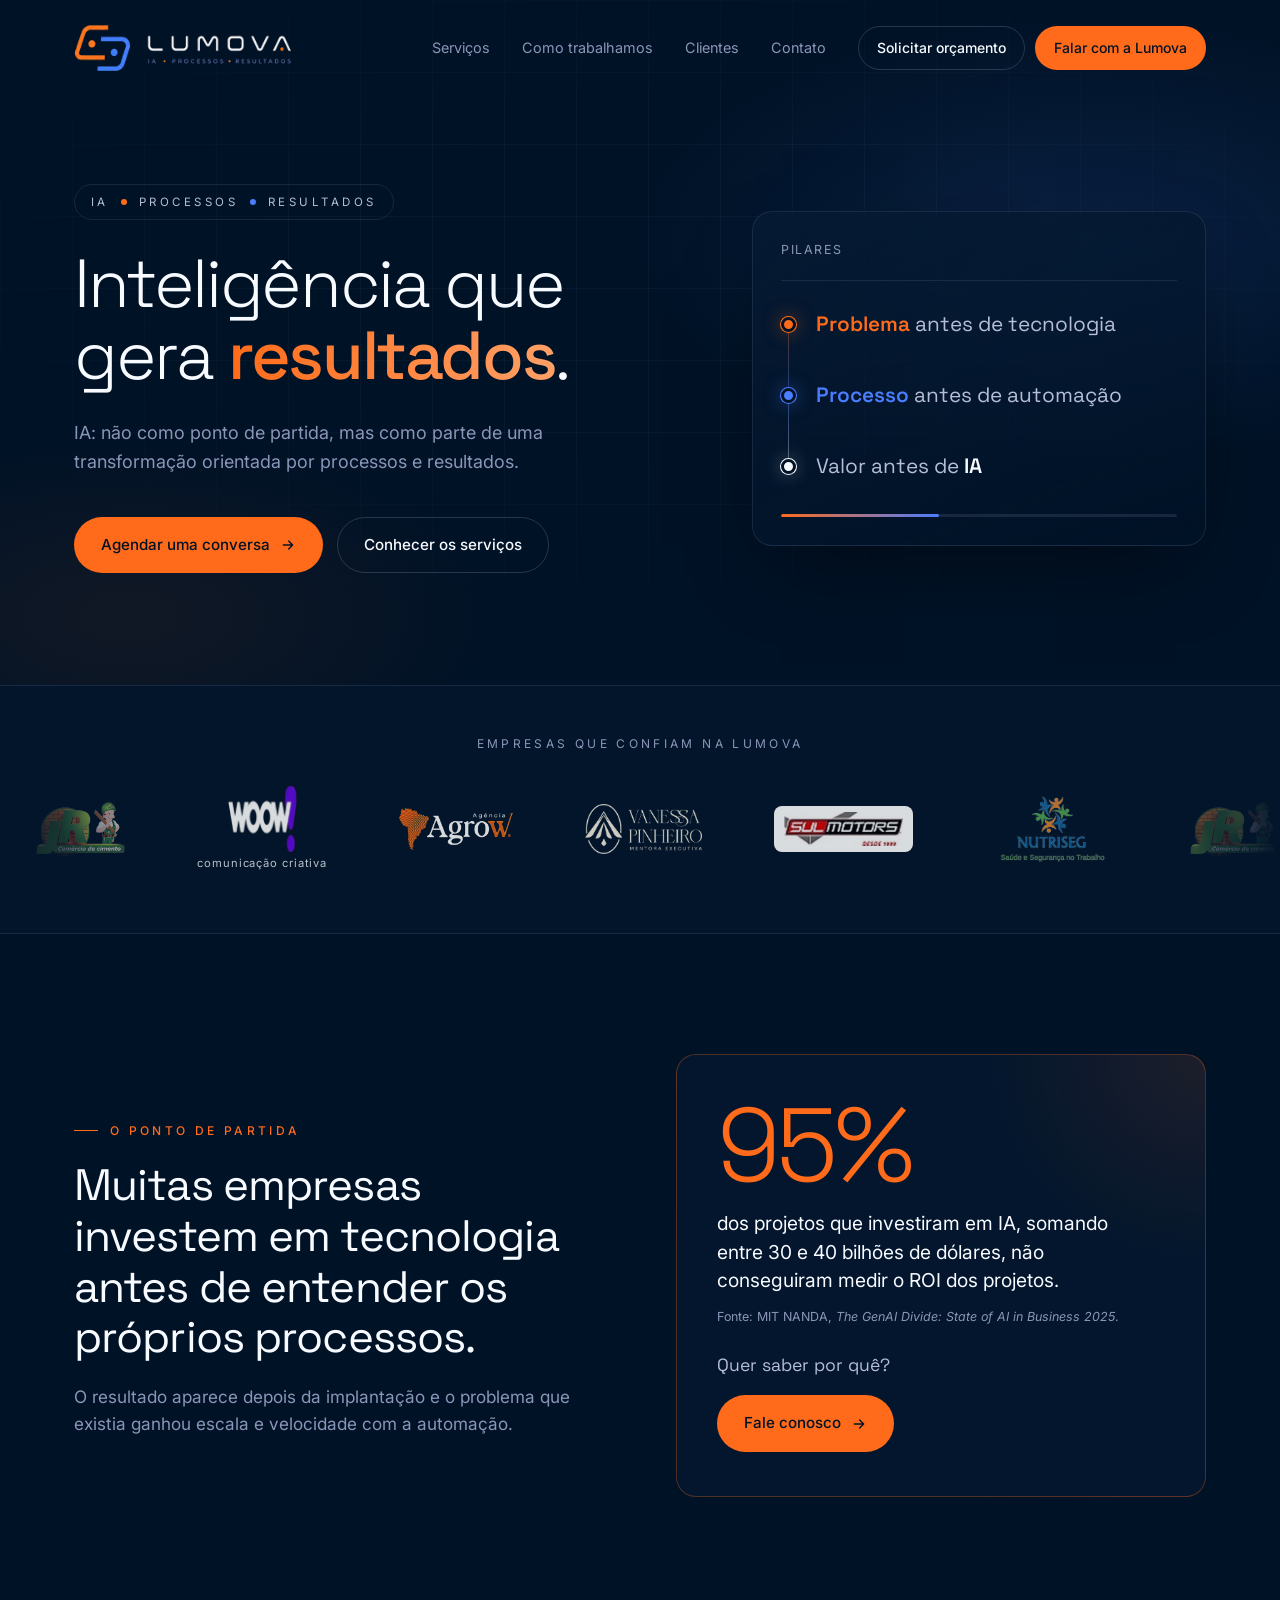
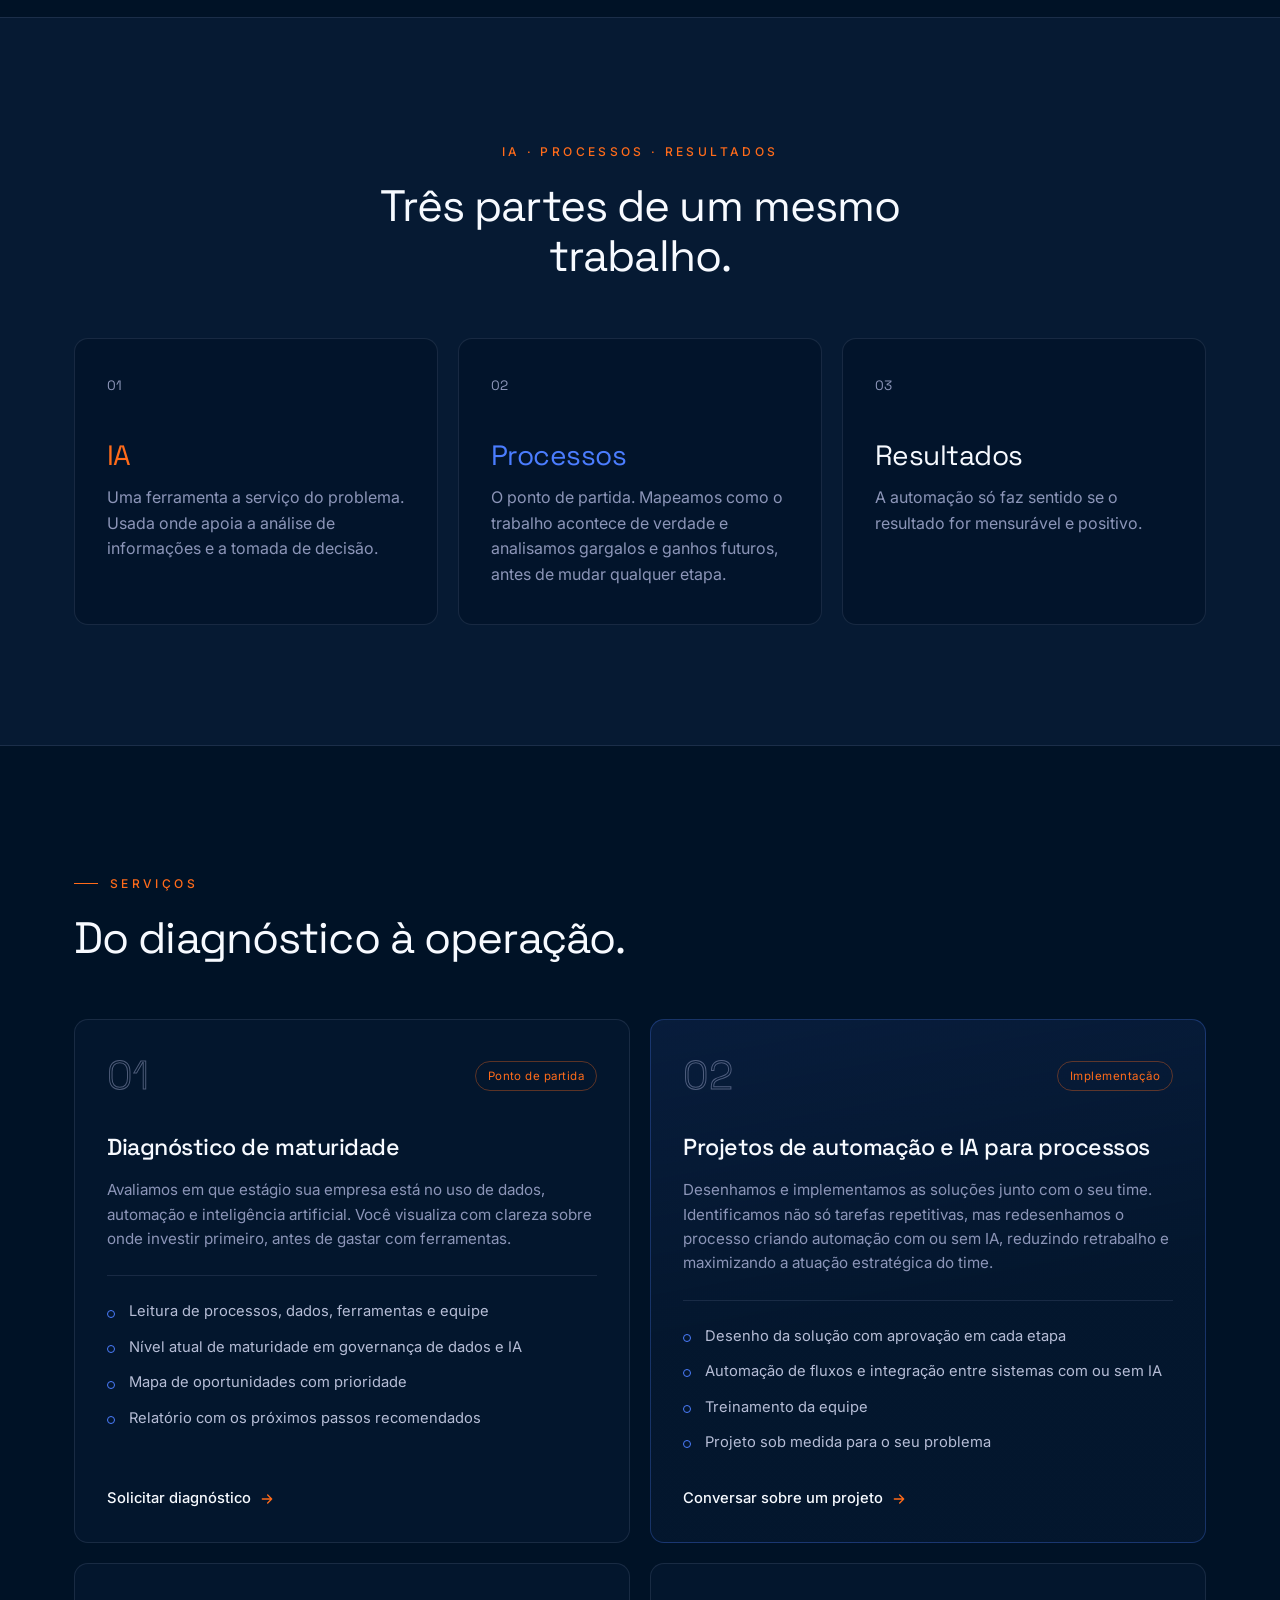
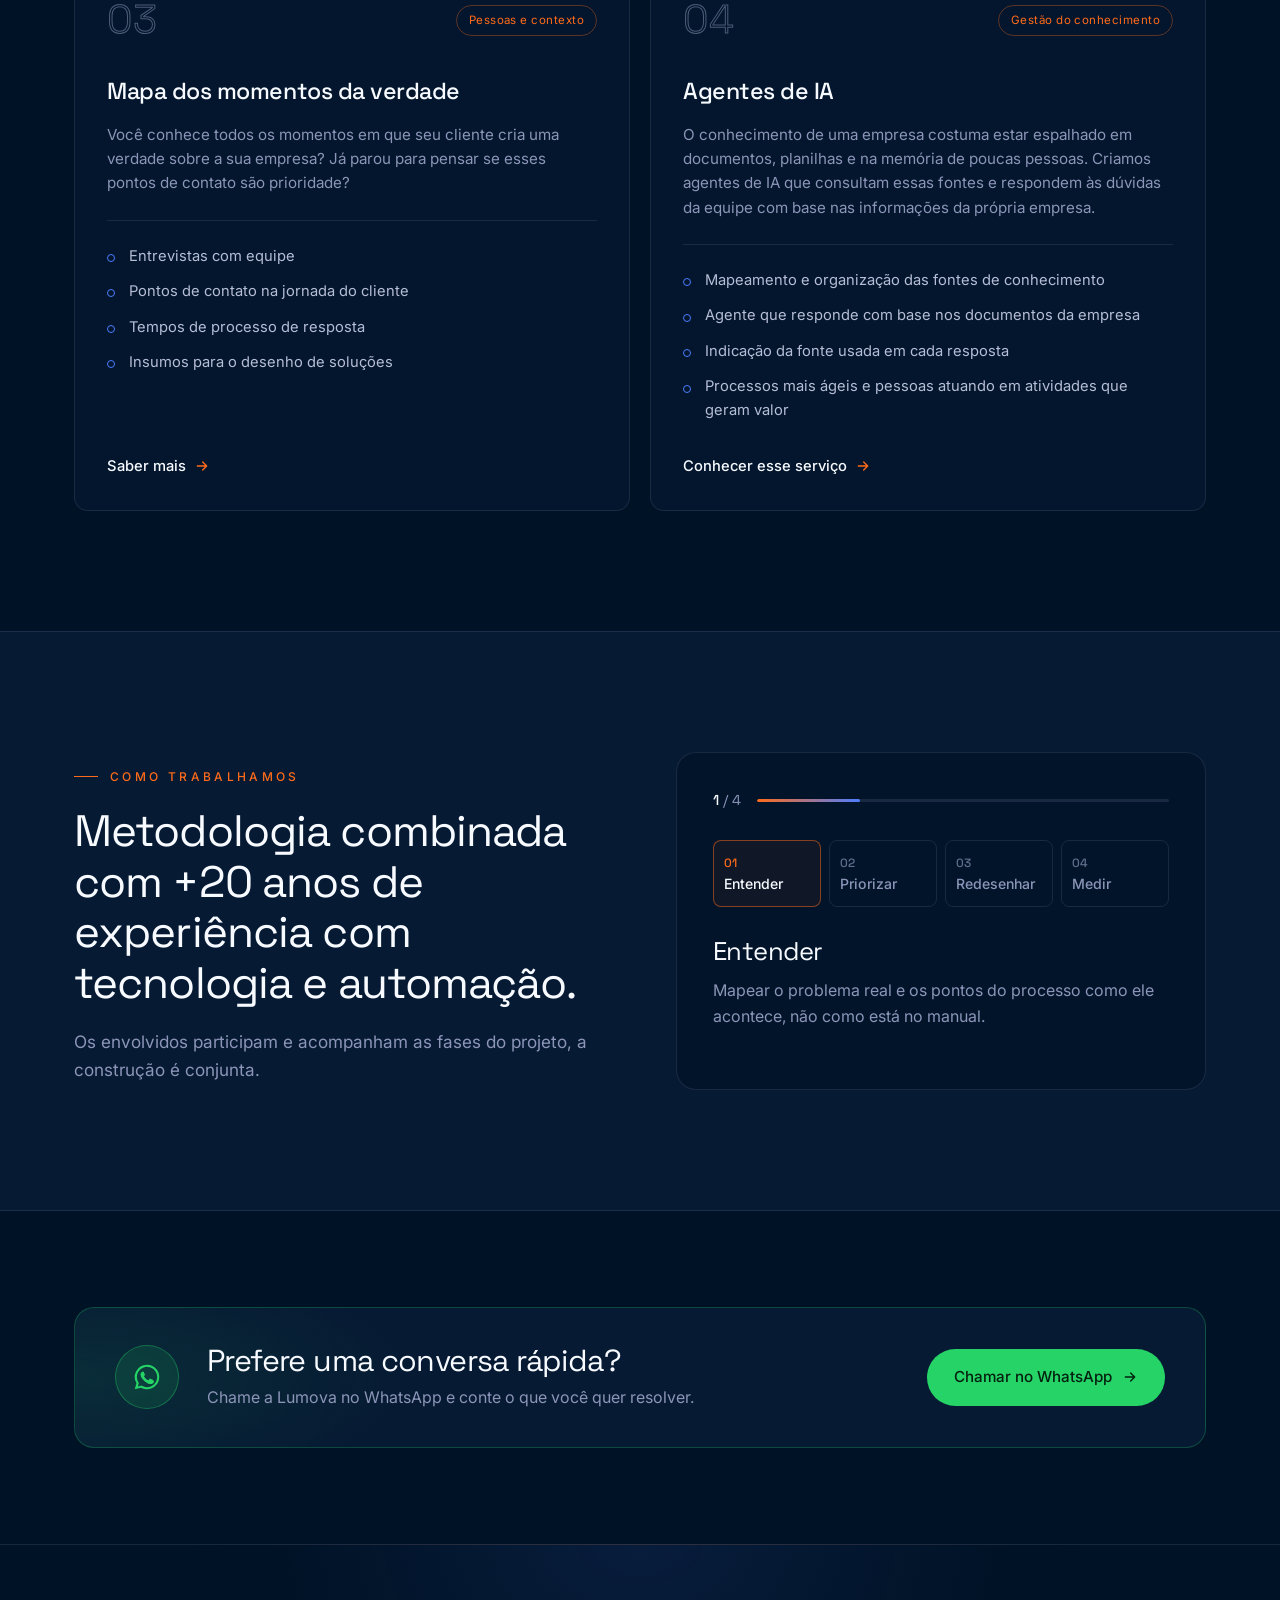
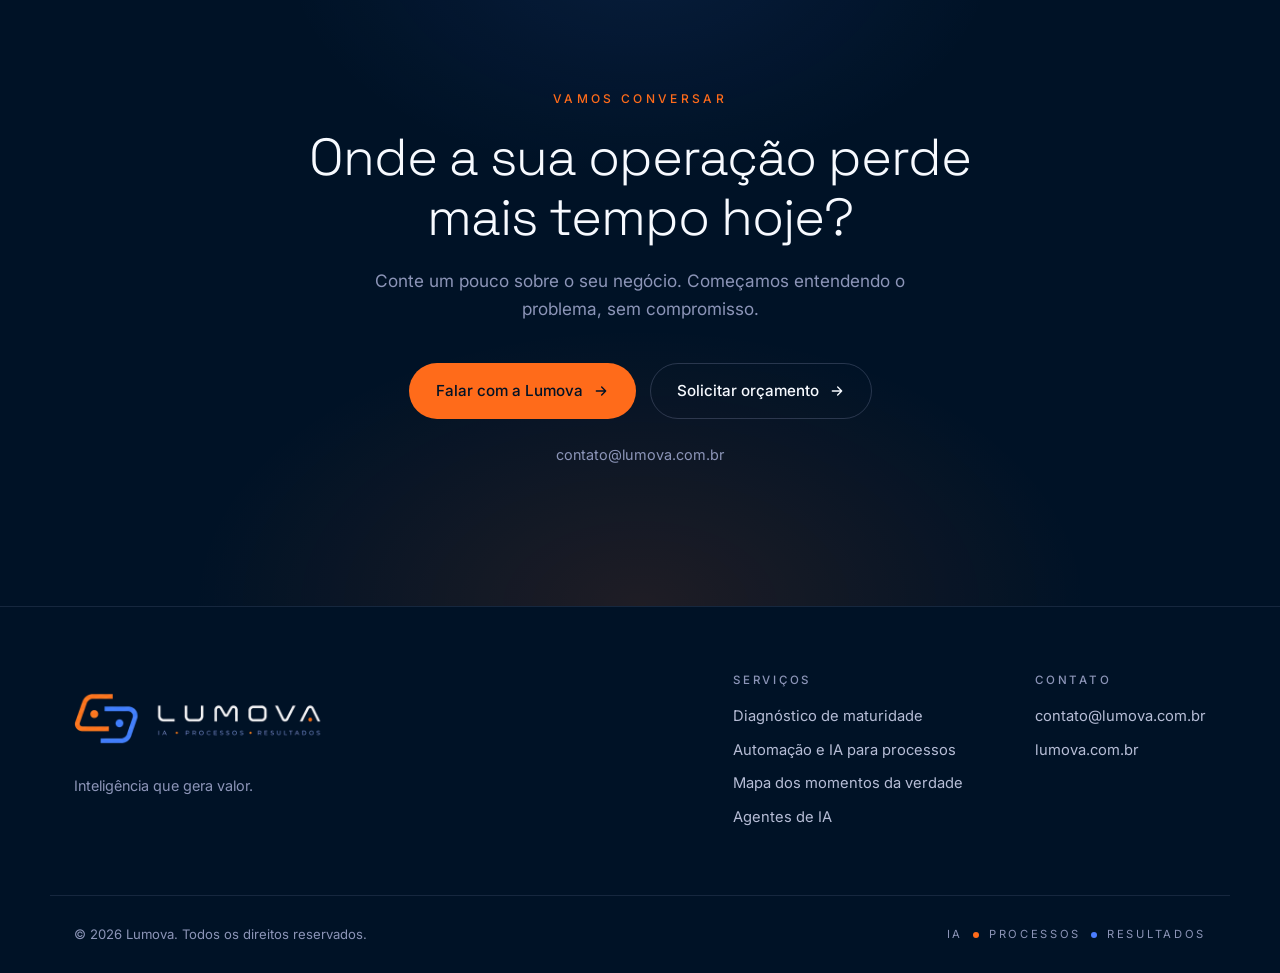
<file: src/index.html>
<!DOCTYPE html>
<html lang="pt-BR">
<head>
  <meta charset="UTF-8" />
  <meta name="viewport" content="width=device-width, initial-scale=1.0" />
  <title>Serviços | Lumova</title>
  <meta name="description" content="Diagnóstico de maturidade de IA, projetos de automação e IA para processos e mapa de empatia. Lumova: IA, processos e resultados." />
  <meta name="theme-color" content="#001226" />

  <link rel="icon" href="assets/favicon.ico" sizes="any" />
  <link rel="icon" type="image/png" sizes="32x32" href="assets/lumova_favicon_32x32.png" />
  <link rel="apple-touch-icon" sizes="180x180" href="assets/lumova_favicon_180x180.png" />

  <link rel="preconnect" href="https://fonts.googleapis.com" />
  <link rel="preconnect" href="https://fonts.gstatic.com" crossorigin />
  <link href="https://fonts.googleapis.com/css2?family=Inter:wght@400;500;600&family=Space+Grotesk:wght@300;400;500;600&display=swap" rel="stylesheet" />

  <link rel="stylesheet" href="styles.css" />
</head>

<body>

  <!-- ═════════════ HEADER ═════════════ -->
  <header class="header" id="topo">
    <div class="container header__inner">
      <a href="#topo" class="header__logo" aria-label="Lumova, voltar ao início">
        <img src="assets/lumova-logo.png" alt="Lumova · IA, Processos, Resultados" width="1200" height="400" />
      </a>

      <nav class="nav" id="nav" aria-label="Principal">
        <a href="#servicos">Serviços</a>
        <a href="#como-trabalhamos">Como trabalhamos</a>
        <a href="#clientes">Clientes</a>
        <a href="#contato">Contato</a>
      </nav>

      <div class="header__actions">
        <a href="forms/solicitacao-orcamento/index.html" class="btn btn--ghost btn--sm header__cta">Solicitar orçamento</a>
        <a href="#contato" class="btn btn--primary btn--sm header__cta" data-open-form>Falar com a Lumova</a>
      </div>

      <button class="menu-toggle" id="menu-toggle" aria-label="Abrir menu" aria-expanded="false" aria-controls="nav">
        <span></span><span></span>
      </button>
    </div>
  </header>

  <main>

    <!-- ═════════════ HERO ═════════════ -->
    <section class="hero">
      <div class="hero__grid" aria-hidden="true"></div>
      <div class="container hero__inner">

        <div class="hero__copy">
          <p class="eyebrow reveal">
            <span>IA</span><i class="dot dot--orange"></i><span>Processos</span><i class="dot dot--blue"></i><span>Resultados</span>
          </p>
          <h1 class="hero__title reveal">
            Inteligência que gera <em>resultados</em>.
          </h1>
          <p class="hero__sub reveal">
            IA: não como ponto de partida, mas como parte de uma transformação orientada por processos e resultados.
          </p>
          <div class="hero__actions reveal">
            <a href="#contato" class="btn btn--primary" data-open-form>
              Agendar uma conversa
              <svg viewBox="0 0 24 24" aria-hidden="true"><path d="M5 12h14M13 6l6 6-6 6"/></svg>
            </a>
            <a href="#servicos" class="btn btn--ghost">Conhecer os serviços</a>
          </div>
        </div>

        <!-- Visual: pilares da Lumova -->
        <div class="hero__visual reveal">
          <div class="flow">
            <div class="flow__head">
              <span class="flow__label">Pilares</span>
            </div>
            <ol class="flow__steps">
              <li class="flow__step">
                <span class="flow__node flow__node--orange" aria-hidden="true"></span>
                <strong><mark>Problema</mark> antes de tecnologia</strong>
              </li>
              <li class="flow__step">
                <span class="flow__node flow__node--blue" aria-hidden="true"></span>
                <strong><mark>Processo</mark> antes de automação</strong>
              </li>
              <li class="flow__step">
                <span class="flow__node flow__node--white" aria-hidden="true"></span>
                <strong>Valor antes de <mark>IA</mark></strong>
              </li>
            </ol>
            <div class="flow__bar" aria-hidden="true"><span></span></div>
          </div>
        </div>

      </div>
    </section>

    <!-- ═════════════ CLIENTES ═════════════ -->
    <section class="clients" id="clientes" aria-labelledby="clients-title">
      <div class="container">
        <p class="clients__title" id="clients-title">Empresas que confiam na Lumova</p>
      </div>
      <div class="marquee">
        <div class="marquee__track">
          <ul class="marquee__list">
            <li><img src="assets/clientes/jr-cimento.png" alt="JR Comércio de Cimento" style="--h: 54px" width="152" height="92" /></li>
            <li class="logo-caption"><img src="assets/clientes/woow.png" alt="Woow Comunicação Criativa" style="--h: 68px" /><span>comunicação criativa</span></li>
            <li><img src="assets/clientes/agencia-agrow.png" alt="Agência Agrow" style="--h: 42px" width="380" height="140" /></li>
            <li><img src="assets/clientes/vanessa-pinheiro.png" alt="Vanessa Pinheiro, Mentora Executiva" style="--h: 50px" width="327" height="140" /></li>
            <li><span class="logo-chip"><img src="assets/clientes/sul-motors.png" alt="Sul Motors" style="--h: 34px" /></span></li>
            <li><img src="assets/clientes/nutriseg_transparente.png" alt="Nutriseg" style="--h: 80px" /></li>
          </ul>
          <ul class="marquee__list" aria-hidden="true">
            <li><img src="assets/clientes/jr-cimento.png" alt="JR Comércio de Cimento" style="--h: 54px" width="152" height="92" /></li>
            <li class="logo-caption"><img src="assets/clientes/woow.png" alt="Woow Comunicação Criativa" style="--h: 68px" /><span>comunicação criativa</span></li>
            <li><img src="assets/clientes/agencia-agrow.png" alt="Agência Agrow" style="--h: 42px" width="380" height="140" /></li>
            <li><img src="assets/clientes/vanessa-pinheiro.png" alt="Vanessa Pinheiro, Mentora Executiva" style="--h: 50px" width="327" height="140" /></li>
            <li><span class="logo-chip"><img src="assets/clientes/sul-motors.png" alt="Sul Motors" style="--h: 34px" /></span></li>
            <li><img src="assets/clientes/nutriseg_transparente.png" alt="Nutriseg" style="--h: 80px" /></li>
          </ul>
        </div>
      </div>
    </section>

    <!-- ═════════════ CENÁRIO ═════════════ -->
    <section class="section" aria-labelledby="cenario-title">
      <div class="container split">
        <div class="section__head reveal">
          <p class="kicker">O ponto de partida</p>
          <h2 id="cenario-title">Muitas empresas investem em tecnologia antes de entender os próprios processos.</h2>
          <p class="lead">
            O resultado aparece depois da implantação e o problema que existia ganhou escala e velocidade com a automação.
          </p>
        </div>
        <div class="stat reveal">
          <p class="stat__number">95%</p>
          <p class="stat__text">
            dos projetos que investiram em IA, somando entre 30 e 40 bilhões de dólares, não conseguiram medir o ROI dos projetos.
          </p>
          <p class="stat__source">Fonte: MIT NANDA, <cite>The GenAI Divide: State of AI in Business 2025</cite>.</p>
          <p class="stat__ask">Quer saber por quê?</p>
          <a href="#contato" class="btn btn--primary" data-open-form>
            Fale conosco
            <svg viewBox="0 0 24 24" aria-hidden="true"><path d="M5 12h14M13 6l6 6-6 6"/></svg>
          </a>
        </div>
      </div>
    </section>

    <!-- ═════════════ PILARES ═════════════ -->
    <section class="section section--surface" aria-labelledby="pilares-title">
      <div class="container">
        <div class="section__head section__head--center reveal">
          <p class="kicker">IA · Processos · Resultados</p>
          <h2 id="pilares-title">Três partes de um mesmo trabalho.</h2>
        </div>
        <div class="pillars">
          <article class="pillar reveal">
            <span class="pillar__index">01</span>
            <h3>IA</h3>
            <p>Uma ferramenta a serviço do problema. Usada onde apoia a análise de informações e a tomada de decisão.</p>
          </article>
          <article class="pillar reveal">
            <span class="pillar__index">02</span>
            <h3>Processos</h3>
            <p>O ponto de partida. Mapeamos como o trabalho acontece de verdade e analisamos gargalos e ganhos futuros, antes de mudar qualquer etapa.</p>
          </article>
          <article class="pillar reveal">
            <span class="pillar__index">03</span>
            <h3>Resultados</h3>
            <p>A automação só faz sentido se o resultado for mensurável e positivo.</p>
          </article>
        </div>
      </div>
    </section>

    <!-- ═════════════ SERVIÇOS ═════════════ -->
    <section class="section" id="servicos" aria-labelledby="servicos-title">
      <div class="container">
        <div class="section__head reveal">
          <p class="kicker">Serviços</p>
          <h2 id="servicos-title">Do diagnóstico à operação.</h2>
        </div>

        <div class="services">

          <article class="service reveal">
            <div class="service__top">
              <span class="service__num">01</span>
              <span class="service__tag">Ponto de partida</span>
            </div>
            <h3>Diagnóstico de maturidade</h3>
            <p class="service__desc">
              Avaliamos em que estágio sua empresa está no uso de dados, automação e inteligência artificial.
              Você visualiza com clareza sobre onde investir primeiro, antes de gastar com ferramentas.
            </p>
            <ul class="service__list">
              <li>Leitura de processos, dados, ferramentas e equipe</li>
              <li>Nível atual de maturidade em governança de dados e IA</li>
              <li>Mapa de oportunidades com prioridade</li>
              <li>Relatório com os próximos passos recomendados</li>
            </ul>
            <a href="#contato" class="service__link" data-open-form data-service="Diagnóstico de maturidade">Solicitar diagnóstico <svg viewBox="0 0 24 24" aria-hidden="true"><path d="M5 12h14M13 6l6 6-6 6"/></svg></a>
          </article>

          <article class="service service--featured reveal">
            <div class="service__top">
              <span class="service__num">02</span>
              <span class="service__tag">Implementação</span>
            </div>
            <h3>Projetos de automação e IA para processos</h3>
            <p class="service__desc">
              Desenhamos e implementamos as soluções junto com o seu time.
              Identificamos não só tarefas repetitivas, mas redesenhamos o processo criando automação com ou sem IA, reduzindo retrabalho e maximizando a atuação estratégica do time.
            </p>
            <ul class="service__list">
              <li>Desenho da solução com aprovação em cada etapa</li>
              <li>Automação de fluxos e integração entre sistemas com ou sem IA</li>
              <li>Treinamento da equipe</li>
              <li>Projeto sob medida para o seu problema</li>
            </ul>
            <a href="#contato" class="service__link" data-open-form data-service="Projetos de automação e IA para processos">Conversar sobre um projeto <svg viewBox="0 0 24 24" aria-hidden="true"><path d="M5 12h14M13 6l6 6-6 6"/></svg></a>
          </article>

          <article class="service reveal">
            <div class="service__top">
              <span class="service__num">03</span>
              <span class="service__tag">Pessoas e contexto</span>
            </div>
            <h3>Mapa dos momentos da verdade</h3>
            <p class="service__desc">
              Você conhece todos os momentos em que seu cliente cria uma verdade sobre a sua empresa?
              Já parou para pensar se esses pontos de contato são prioridade?
            </p>
            <ul class="service__list">
              <li>Entrevistas com equipe</li>
              <li>Pontos de contato na jornada do cliente</li>
              <li>Tempos de processo de resposta</li>
              <li>Insumos para o desenho de soluções</li>
            </ul>
            <a href="#contato" class="service__link" data-open-form data-service="Mapa dos momentos da verdade">Saber mais <svg viewBox="0 0 24 24" aria-hidden="true"><path d="M5 12h14M13 6l6 6-6 6"/></svg></a>
          </article>

          <article class="service reveal">
            <div class="service__top">
              <span class="service__num">04</span>
              <span class="service__tag">Gestão do conhecimento</span>
            </div>
            <h3>Agentes de IA</h3>
            <p class="service__desc">
              O conhecimento de uma empresa costuma estar espalhado em documentos, planilhas e na memória de poucas pessoas.
              Criamos agentes de IA que consultam essas fontes e respondem às dúvidas da equipe com base nas informações da própria empresa.
            </p>
            <ul class="service__list">
              <li>Mapeamento e organização das fontes de conhecimento</li>
              <li>Agente que responde com base nos documentos da empresa</li>
              <li>Indicação da fonte usada em cada resposta</li>
              <li>Processos mais ágeis e pessoas atuando em atividades que geram valor</li>
            </ul>
            <a href="#contato" class="service__link" data-open-form data-service="Agentes de IA para gestão do conhecimento">Conhecer esse serviço <svg viewBox="0 0 24 24" aria-hidden="true"><path d="M5 12h14M13 6l6 6-6 6"/></svg></a>
          </article>

        </div>
      </div>
    </section>

    <!-- ═════════════ COMO TRABALHAMOS ═════════════ -->
    <section class="section section--surface" id="como-trabalhamos" aria-labelledby="processo-title">
      <div class="container split split--process">
        <div class="section__head reveal">
          <p class="kicker">Como trabalhamos</p>
          <h2 id="processo-title">Metodologia combinada com +20 anos de experiência com tecnologia e automação.</h2>
          <p class="lead">Os envolvidos participam e acompanham as fases do projeto, a construção é conjunta.</p>
        </div>

        <div class="stepper reveal" id="stepper">
          <div class="stepper__progress">
            <span class="stepper__count"><b id="step-current">1</b> / 4</span>
            <div class="stepper__bar"><span id="step-bar"></span></div>
          </div>
          <ol class="stepper__list" role="tablist" aria-label="Etapas">
            <li><button role="tab" class="is-active" aria-selected="true" data-step="0"><span>01</span> Entender</button></li>
            <li><button role="tab" aria-selected="false" data-step="1"><span>02</span> Priorizar</button></li>
            <li><button role="tab" aria-selected="false" data-step="2"><span>03</span> Redesenhar</button></li>
            <li><button role="tab" aria-selected="false" data-step="3"><span>04</span> Medir</button></li>
          </ol>
          <div class="stepper__panel" role="tabpanel" aria-live="polite">
            <h3 id="step-title">Entender</h3>
            <p id="step-text">Mapear o problema real e os pontos do processo como ele acontece, não como está no manual.</p>
          </div>
        </div>
      </div>
    </section>

    <!-- ═════════════ WHATSAPP ═════════════ -->
    <!-- Aparece quando WHATSAPP_NUMERO estiver preenchido em script.js -->
    <section class="section section--tight" id="whatsapp" aria-labelledby="whats-title" hidden>
      <div class="container">
        <div class="whats reveal">
          <span class="whats__icon" aria-hidden="true">
            <svg viewBox="0 0 24 24"><path d="M12 2.2a9.8 9.8 0 0 0-8.4 14.8L2.2 21.8l4.9-1.3A9.8 9.8 0 1 0 12 2.2Zm0 17.9a8.1 8.1 0 0 1-4.1-1.1l-.3-.2-2.9.8.8-2.8-.2-.3A8.1 8.1 0 1 1 12 20.1Zm4.5-6c-.2-.1-1.5-.7-1.7-.8-.2-.1-.4-.1-.6.1l-.8 1c-.1.2-.3.2-.5.1a6.6 6.6 0 0 1-3.3-2.9c-.2-.4.2-.4.7-1.3.1-.2 0-.3 0-.4l-.8-1.8c-.2-.5-.4-.4-.6-.4h-.5a1 1 0 0 0-.7.3 3 3 0 0 0-.9 2.2 5.2 5.2 0 0 0 1.1 2.7 11.8 11.8 0 0 0 4.5 4c1.7.7 2.3.8 3.2.6a2.7 2.7 0 0 0 1.8-1.2 2.2 2.2 0 0 0 .1-1.2c0-.1-.2-.2-.4-.3Z"/></svg>
          </span>
          <div class="whats__copy">
            <h2 id="whats-title">Prefere uma conversa rápida?</h2>
            <p>Chame a Lumova no WhatsApp e conte o que você quer resolver.</p>
          </div>
          <a href="#contato" class="btn btn--whats" data-whatsapp target="_blank" rel="noopener">
            Chamar no WhatsApp
            <svg viewBox="0 0 24 24" aria-hidden="true"><path d="M5 12h14M13 6l6 6-6 6"/></svg>
          </a>
        </div>
      </div>
    </section>

    <!-- ═════════════ CTA / CONTATO ═════════════ -->
    <section class="cta" id="contato" aria-labelledby="cta-title">
      <div class="container cta__inner reveal">
        <p class="kicker">Vamos conversar</p>
        <h2 id="cta-title">Onde a sua operação perde mais tempo hoje?</h2>
        <p class="lead">Conte um pouco sobre o seu negócio. Começamos entendendo o problema, sem compromisso.</p>
        <div class="cta__actions">
          <a href="#contato" class="btn btn--primary" data-open-form>
            Falar com a Lumova
            <svg viewBox="0 0 24 24" aria-hidden="true"><path d="M5 12h14M13 6l6 6-6 6"/></svg>
          </a>
          <a href="forms/solicitacao-orcamento/index.html" class="btn btn--ghost">
            Solicitar orçamento
            <svg viewBox="0 0 24 24" aria-hidden="true"><path d="M5 12h14M13 6l6 6-6 6"/></svg>
          </a>
        </div>
        <p class="cta__mail">contato@lumova.com.br</p>
      </div>
    </section>

  </main>

  <!-- ═════════════ FOOTER ═════════════ -->
  <footer class="footer">
    <div class="container footer__inner">
      <div class="footer__brand">
        <img src="assets/lumova-logo.png" alt="Lumova · IA, Processos, Resultados" width="1200" height="400" loading="lazy" />
        <p>Inteligência que gera valor.</p>
      </div>
      <div class="footer__cols">
        <div>
          <h4>Serviços</h4>
          <a href="#servicos">Diagnóstico de maturidade</a>
          <a href="#servicos">Automação e IA para processos</a>
          <a href="#servicos">Mapa dos momentos da verdade</a>
          <a href="#servicos">Agentes de IA</a>
        </div>
        <div>
          <h4>Contato</h4>
          <a href="mailto:contato@lumova.com.br">contato@lumova.com.br</a>
          <a href="https://lumova.com.br">lumova.com.br</a>
        </div>
      </div>
    </div>
    <div class="container footer__bottom">
      <span>© <span id="year">2026</span> Lumova. Todos os direitos reservados.</span>
      <span class="footer__tagline">IA <i class="dot dot--orange"></i> Processos <i class="dot dot--blue"></i> Resultados</span>
    </div>
  </footer>

  <!-- ═════════════ FORMULÁRIO DE CONTATO ═════════════ -->
  <dialog class="modal" id="contact-modal" aria-labelledby="form-title">
    <div class="modal__box">
      <button class="modal__close" type="button" data-close-form aria-label="Fechar formulário">
        <svg viewBox="0 0 24 24" aria-hidden="true"><path d="M6 6l12 12M18 6 6 18"/></svg>
      </button>

      <form class="form" id="contact-form" novalidate>
        <p class="kicker">Fale com a Lumova</p>
        <h2 id="form-title">Conte um pouco sobre o seu negócio.</h2>

        <div class="form__grid">
          <label class="field">
            <span>Nome</span>
            <input type="text" id="f-nome" name="nome" autocomplete="name" required />
          </label>
          <label class="field">
            <span>E-mail</span>
            <input type="email" id="f-email" name="email" autocomplete="email" required />
          </label>
          <label class="field">
            <span>Empresa</span>
            <input type="text" id="f-empresa" name="empresa" autocomplete="organization" />
          </label>
          <label class="field">
            <span>Telefone <small>(opcional)</small></span>
            <input type="tel" id="f-telefone" name="telefone" autocomplete="tel" />
          </label>
          <label class="field field--full">
            <span>Serviço de interesse</span>
            <select id="f-servico" name="servico" required>
              <option value="" disabled selected>Selecione um serviço</option>
              <option>Diagnóstico de maturidade</option>
              <option>Projetos de automação e IA para processos</option>
              <option>Mapa dos momentos da verdade</option>
              <option>Agentes de IA para gestão do conhecimento</option>
            </select>
          </label>
          <label class="field field--full">
            <span>Mensagem</span>
            <textarea id="f-mensagem" name="mensagem" rows="4" required placeholder="Qual processo você gostaria de melhorar?"></textarea>
          </label>
          <!-- Anti-spam: campo invisível que pessoas não preenchem -->
          <input type="text" name="_honey" class="form__honey" tabindex="-1" autocomplete="off" aria-hidden="true" />
        </div>

        <p class="form__error" id="form-error" role="alert" hidden></p>

        <button type="submit" class="btn btn--primary form__submit" id="form-submit">
          <span>Enviar mensagem</span>
          <svg viewBox="0 0 24 24" aria-hidden="true"><path d="M5 12h14M13 6l6 6-6 6"/></svg>
        </button>
      </form>

      <div class="form__success" id="form-success" hidden>
        <span class="form__check" aria-hidden="true">
          <svg viewBox="0 0 24 24"><path d="M5 12.5l4.5 4.5L19 7.5"/></svg>
        </span>
        <h2>Mensagem enviada.</h2>
        <p>Obrigado pelo contato. Vamos responder no e-mail informado.</p>
        <button type="button" class="btn btn--ghost" data-close-form>Fechar</button>
      </div>
    </div>
  </dialog>

  <script src="script.js"></script>
</body>
</html>
</file>
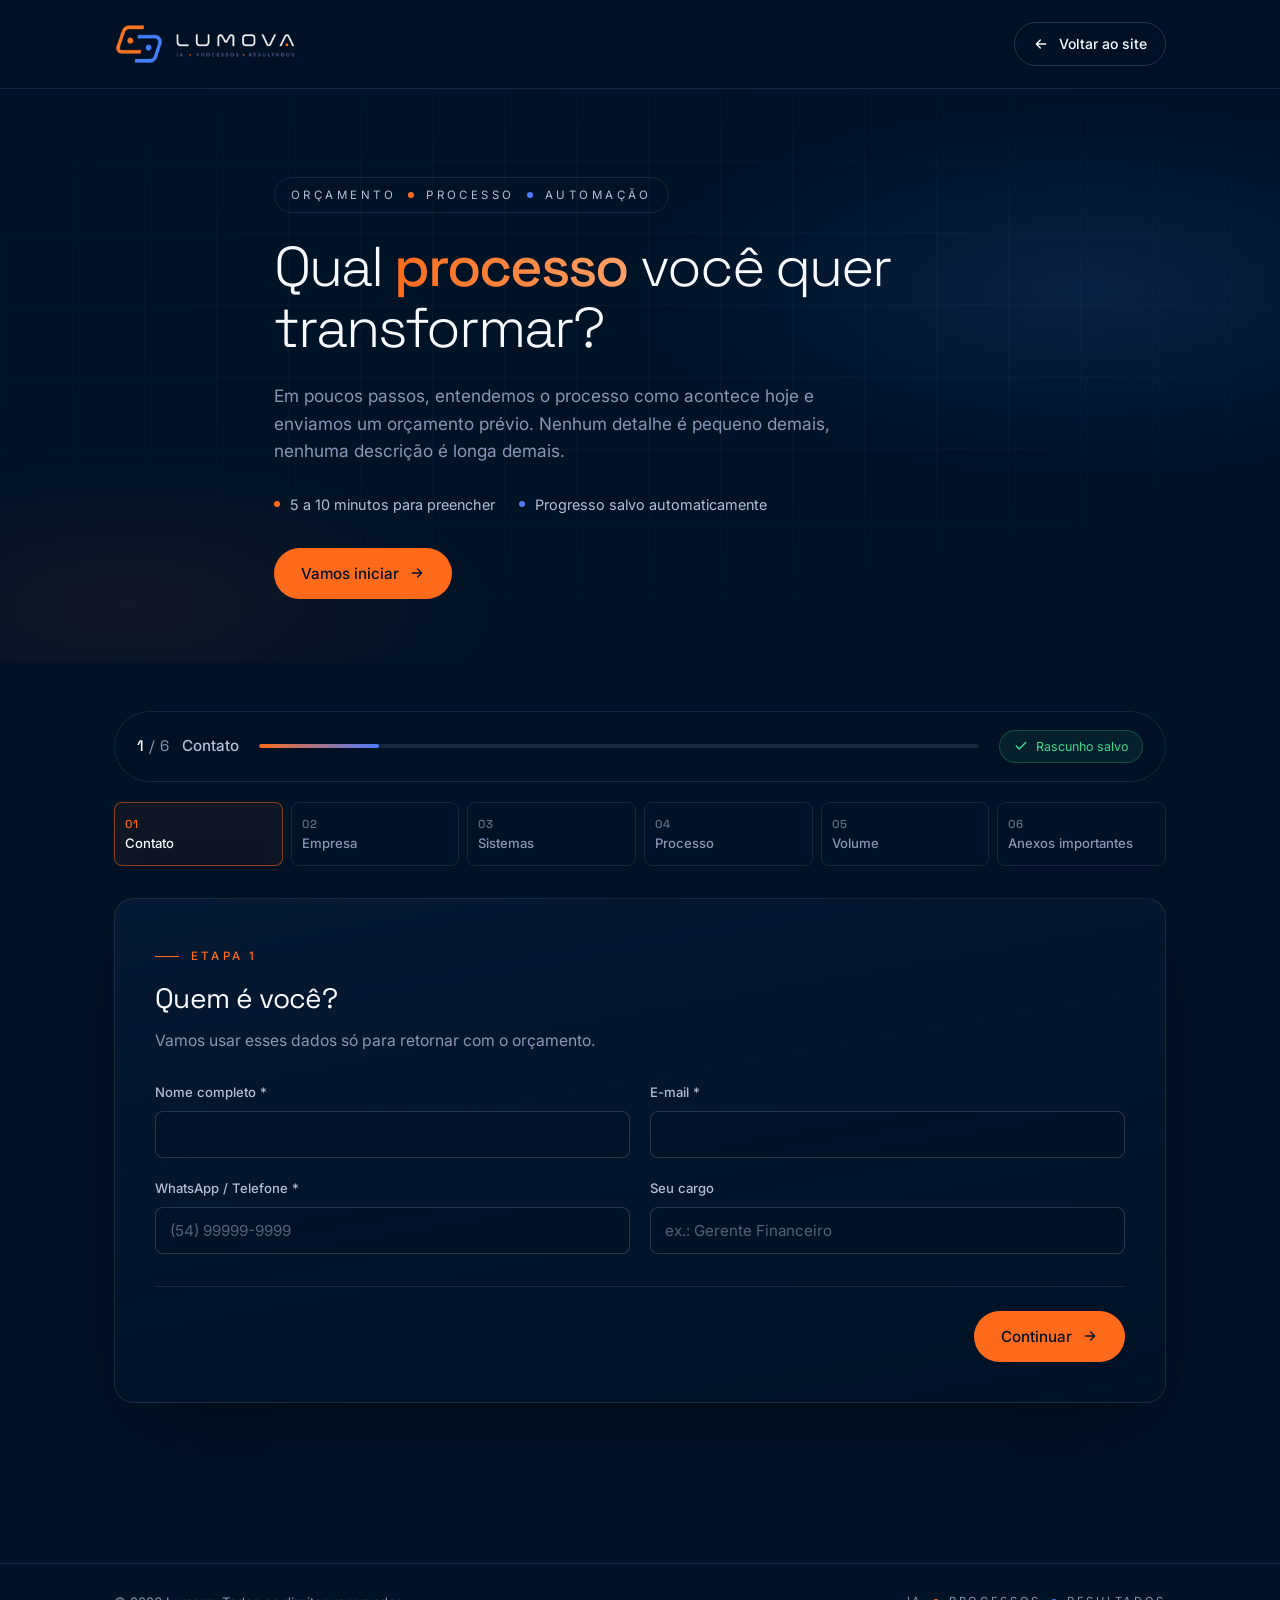
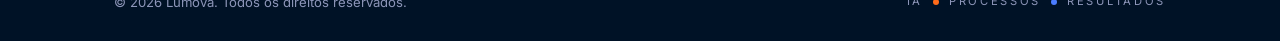
<file: src/forms/solicitacao-orcamento/index.html>
<!DOCTYPE html>
<html lang="pt-BR">
<head>
  <meta charset="UTF-8" />
  <meta name="viewport" content="width=device-width, initial-scale=1.0" />
  <title>Solicitação de orçamento | Lumova</title>
  <meta name="description" content="Conte sobre o processo que você quer automatizar e receba um orçamento prévio da Lumova." />
  <meta name="theme-color" content="#001226" />

  <link rel="icon" href="../../assets/favicon.ico" sizes="any" />
  <link rel="icon" type="image/png" sizes="32x32" href="../../assets/lumova_favicon_32x32.png" />
  <link rel="apple-touch-icon" sizes="180x180" href="../../assets/lumova_favicon_180x180.png" />

  <link rel="preconnect" href="https://fonts.googleapis.com" />
  <link rel="preconnect" href="https://fonts.gstatic.com" crossorigin />
  <link href="https://fonts.googleapis.com/css2?family=Inter:wght@400;500;600&family=Space+Grotesk:wght@300;400;500;600&display=swap" rel="stylesheet" />

  <link rel="stylesheet" href="styles.css" />
</head>

<body>

  <!-- ═════════════ HEADER ═════════════ -->
  <header class="header" id="topo">
    <div class="container header__inner">
      <a href="../../index.html" class="header__logo" aria-label="Lumova, voltar ao site">
        <img src="../../assets/lumova-logo.png" alt="Lumova · IA, Processos, Resultados" width="1200" height="400" />
      </a>
      <a href="../../index.html" class="btn btn--ghost btn--sm header__back">
        <svg viewBox="0 0 24 24" aria-hidden="true"><path d="M19 12H5M11 18l-6-6 6-6"/></svg>
        Voltar ao site
      </a>
    </div>
  </header>

  <main>

    <!-- ═════════════ HERO ═════════════ -->
    <section class="hero">
      <div class="hero__grid" aria-hidden="true"></div>
      <div class="container hero__inner">
        <div>
          <p class="eyebrow reveal">
            <span>Orçamento</span><i class="dot dot--orange"></i><span>Processo</span><i class="dot dot--blue"></i><span>Automação</span>
          </p>
          <h1 class="hero__title reveal">
            Qual <em>processo</em> você quer transformar?
          </h1>
          <p class="hero__sub reveal">
            Em poucos passos, entendemos o processo como acontece hoje e enviamos um orçamento prévio.
            Nenhum detalhe é pequeno demais, nenhuma descrição é longa demais.
          </p>
          <ul class="hero__hints reveal">
            <li><span class="dot dot--orange"></span> 5 a 10 minutos para preencher</li>
            <li><span class="dot dot--blue"></span> Progresso salvo automaticamente</li>
          </ul>
          <div class="hero__actions reveal">
            <button type="button" class="btn btn--primary" id="btn-start">
              Vamos iniciar
              <svg viewBox="0 0 24 24" aria-hidden="true"><path d="M5 12h14M13 6l6 6-6 6"/></svg>
            </button>
          </div>
        </div>
      </div>
    </section>

    <!-- ═════════════ FORMULÁRIO ═════════════ -->
    <section class="section" aria-labelledby="form-title">
      <div class="container">

        <!-- Progresso -->
        <div class="wizard__progress reveal">
          <div class="wizard__count">
            <span class="wizard__count-num"><b id="step-current">1</b> / <span id="step-total">6</span></span>
            <span class="wizard__count-label" id="step-label">Contato</span>
          </div>
          <div class="wizard__bar" aria-hidden="true"><span id="step-bar"></span></div>
          <button type="button" class="wizard__save" id="btn-save" title="Rascunho salvo automaticamente no seu navegador">
            <svg viewBox="0 0 24 24" aria-hidden="true"><path d="M20 6 9 17l-5-5"/></svg>
            <span>Rascunho salvo</span>
          </button>
        </div>

        <!-- Navegação por etapas (chips clicáveis) -->
        <ol class="wizard__tabs reveal" role="tablist" aria-label="Etapas do orçamento">
          <li><button role="tab" class="is-active" data-goto="0"><span>01</span> Contato</button></li>
          <li><button role="tab" data-goto="1"><span>02</span> Empresa</button></li>
          <li><button role="tab" data-goto="2"><span>03</span> Sistemas</button></li>
          <li><button role="tab" data-goto="3"><span>04</span> Processo</button></li>
          <li><button role="tab" data-goto="4"><span>05</span> Volume</button></li>
          <li><button role="tab" data-goto="5"><span>06</span> Anexos importantes</button></li>
        </ol>

        <form class="wizard" id="orc-form" novalidate>
          <h2 id="form-title" class="visually-hidden">Solicitação de orçamento</h2>

          <!-- ───── ETAPA 1 · CONTATO ───── -->
          <section class="step is-active" data-step="0" aria-labelledby="s1-title">
            <div class="step__head">
              <p class="kicker">Etapa 1</p>
              <h3 id="s1-title">Quem é você?</h3>
              <p class="step__sub">Vamos usar esses dados só para retornar com o orçamento.</p>
            </div>
            <div class="step__grid">
              <label class="field">
                <span>Nome completo *</span>
                <input type="text" name="nome" id="f-nome" autocomplete="name" required />
              </label>
              <label class="field">
                <span>E-mail *</span>
                <input type="email" name="email" id="f-email" autocomplete="email" required />
              </label>
              <label class="field">
                <span>WhatsApp / Telefone *</span>
                <input type="tel" name="telefone" id="f-telefone" autocomplete="tel" placeholder="(54) 99999-9999" required />
              </label>
              <label class="field">
                <span>Seu cargo</span>
                <input type="text" name="cargo" id="f-cargo" placeholder="ex.: Gerente Financeiro" />
              </label>
            </div>
          </section>

          <!-- ───── ETAPA 2 · EMPRESA ───── -->
          <section class="step" data-step="1" aria-labelledby="s2-title" hidden>
            <div class="step__head">
              <p class="kicker">Etapa 2</p>
              <h3 id="s2-title">Sobre a empresa</h3>
              <p class="step__sub">Vamos entender sobre a sua empresa.</p>
            </div>
            <div class="step__grid">
              <label class="field field--full">
                <span>Nome da empresa *</span>
                <input type="text" name="empresa" id="f-empresa" autocomplete="organization" required />
              </label>
              <label class="field">
                <span>Site</span>
                <input type="url" name="site" id="f-site" placeholder="https://" />
              </label>
              <label class="field">
                <span>Cidade / Estado *</span>
                <input type="text" name="cidade" id="f-cidade" placeholder="Caxias do Sul / RS" required />
              </label>
              <label class="field field--full">
                <span>Setor da empresa</span>
                <div class="chips" data-chip-group="setor">
                  <label><input type="radio" name="setor" value="Indústria" /><span>Indústria</span></label>
                  <label><input type="radio" name="setor" value="Comércio / Varejo" /><span>Comércio / Varejo</span></label>
                  <label><input type="radio" name="setor" value="Serviços" /><span>Serviços</span></label>
                  <label><input type="radio" name="setor" value="Contabilidade" /><span>Contabilidade</span></label>
                  <label><input type="radio" name="setor" value="BPO" /><span>BPO</span></label>
                  <label><input type="radio" name="setor" value="Agronegócio" /><span>Agronegócio</span></label>
                  <label><input type="radio" name="setor" value="Construção" /><span>Construção</span></label>
                  <label><input type="radio" name="setor" value="Saúde" /><span>Saúde</span></label>
                  <label><input type="radio" name="setor" value="Educação" /><span>Educação</span></label>
                  <label><input type="radio" name="setor" value="Transporte / Logística" /><span>Transporte / Logística</span></label>
                  <label><input type="radio" name="setor" value="Tecnologia" /><span>Tecnologia</span></label>
                  <label><input type="radio" name="setor" value="Outro" /><span>Outro</span></label>
                </div>
              </label>
              <label class="field field--full">
                <span>Porte (nº de colaboradores) *</span>
                <div class="chips" data-chip-group="porte">
                  <label><input type="radio" name="porte" value="1-10" required /><span>1 a 10</span></label>
                  <label><input type="radio" name="porte" value="11-50" required /><span>11 a 50</span></label>
                  <label><input type="radio" name="porte" value="51-200" required /><span>51 a 200</span></label>
                  <label><input type="radio" name="porte" value="201-500" required /><span>201 a 500</span></label>
                  <label><input type="radio" name="porte" value="500+" required /><span>+ de 500</span></label>
                </div>
              </label>
            </div>
          </section>

          <!-- ───── ETAPA 3 · SISTEMAS / ERP ───── -->
          <section class="step" data-step="2" aria-labelledby="s3-title" hidden>
            <div class="step__head">
              <p class="kicker">Etapa 3</p>
              <h3 id="s3-title">Que sistemas participam do processo?</h3>
              <p class="step__sub">Quanto mais específico, melhor desenhamos a solução: não se preocupe com a exatidão.</p>
            </div>
            <div class="step__grid">
              <label class="field field--full">
                <span>ERP principal</span>
                <input type="text" name="erp" id="f-erp" list="erp-opts" placeholder="Comece a digitar: TOTVS, SAP, Senior..." autocomplete="off" />
                <datalist id="erp-opts">
                  <option value="TOTVS Protheus"></option>
                  <option value="TOTVS Datasul"></option>
                  <option value="TOTVS RM"></option>
                  <option value="TOTVS Winthor"></option>
                  <option value="SAP S/4HANA"></option>
                  <option value="SAP Business One"></option>
                  <option value="Senior Sistemas"></option>
                  <option value="Sankhya"></option>
                  <option value="Omie"></option>
                  <option value="Bling"></option>
                  <option value="Conta Azul"></option>
                  <option value="Tiny ERP"></option>
                  <option value="Nomus"></option>
                  <option value="Microsiga"></option>
                  <option value="Oracle NetSuite"></option>
                  <option value="Microsoft Dynamics 365"></option>
                  <option value="GestãoClick"></option>
                  <option value="Nasajon"></option>
                  <option value="Alterdata"></option>
                  <option value="Domínio Sistemas"></option>
                  <option value="Fortes"></option>
                  <option value="Questor"></option>
                  <option value="Mega Sistemas"></option>
                  <option value="RADAR Sistemas"></option>
                  <option value="JDE Edwards"></option>
                  <option value="Infor LN"></option>
                  <option value="Não usamos ERP"></option>
                </datalist>
              </label>
              <label class="field">
                <span>Tipo de acesso ao ERP</span>
                <div class="chips chips--radio" data-chip-group="erp_tipo">
                  <label><input type="radio" name="erp_tipo" value="Web (navegador)" /><span>Web</span></label>
                  <label><input type="radio" name="erp_tipo" value="Desktop (instalado)" /><span>Desktop</span></label>
                  <label><input type="radio" name="erp_tipo" value="Híbrido (web + desktop)" /><span>Híbrido</span></label>
                  <label><input type="radio" name="erp_tipo" value="Mobile (app)" /><span>Mobile</span></label>
                  <label><input type="radio" name="erp_tipo" value="Não sei" /><span>Não sei</span></label>
                </div>
              </label>
              <label class="field">
                <span>Possui API / integrações abertas?</span>
                <div class="chips chips--radio" data-chip-group="erp_api">
                  <label><input type="radio" name="erp_api" value="Sim" /><span>Sim</span></label>
                  <label><input type="radio" name="erp_api" value="Parcial" /><span>Parcial</span></label>
                  <label><input type="radio" name="erp_api" value="Não" /><span>Não</span></label>
                  <label><input type="radio" name="erp_api" value="Não sei" /><span>Não sei</span></label>
                </div>
              </label>
              <label class="field field--full">
                <span>Outras ferramentas que fazem parte do processo</span>
                <small>Marque todas que se aplicam. Ajuda a entender onde a informação circula.</small>
                <div class="chips chips--multi" data-chip-group="ferramentas">
                  <label><input type="checkbox" name="ferramentas" value="Excel / Google Sheets" /><span>Excel / Sheets</span></label>
                  <label><input type="checkbox" name="ferramentas" value="E-mail (Outlook / Gmail)" /><span>E-mail</span></label>
                  <label><input type="checkbox" name="ferramentas" value="WhatsApp" /><span>WhatsApp</span></label>
                  <label><input type="checkbox" name="ferramentas" value="CRM" /><span>CRM</span></label>
                  <label><input type="checkbox" name="ferramentas" value="Sistema do banco" /><span>Banco</span></label>
                  <label><input type="checkbox" name="ferramentas" value="Portal do governo (eCAC, SEFAZ, etc.)" /><span>Portais do governo</span></label>
                  <label><input type="checkbox" name="ferramentas" value="Power BI / Metabase / Looker" /><span>BI</span></label>
                  <label><input type="checkbox" name="ferramentas" value="SharePoint / Drive" /><span>Drive / SharePoint</span></label>
                  <label><input type="checkbox" name="ferramentas" value="Sistema próprio" /><span>Sistema próprio</span></label>
                  <label><input type="checkbox" name="ferramentas" value="Papel / formulário físico" /><span>Papel</span></label>
                </div>
              </label>
            </div>
          </section>

          <!-- ───── ETAPA 4 · PROCESSO ───── -->
          <section class="step" data-step="3" aria-labelledby="s4-title" hidden>
            <div class="step__head">
              <p class="kicker">Etapa 4</p>
              <h3 id="s4-title">O processo</h3>
              <p class="step__sub">Descreva como o trabalho acontece de verdade.</p>
            </div>

            <div class="step__grid">
              <label class="field field--full">
                <span>Área da empresa *</span>
                <select name="area" id="f-area" required>
                  <option value="" disabled selected>Selecione a área</option>
                  <optgroup label="Financeiro">
                    <option>Contas a Pagar</option>
                    <option>Contas a Receber</option>
                    <option>Tesouraria / Fluxo de Caixa</option>
                    <option>Conciliação Bancária</option>
                    <option>Faturamento</option>
                    <option>Cobrança</option>
                  </optgroup>
                  <optgroup label="Contabilidade & Fiscal">
                    <option>Contabilidade</option>
                    <option>Fiscal / Impostos</option>
                    <option>Obrigações acessórias (SPED, DCTF, etc.)</option>
                    <option>Auditoria</option>
                  </optgroup>
                  <optgroup label="Pessoas">
                    <option>RH / Departamento Pessoal</option>
                    <option>Folha de pagamento</option>
                    <option>Recrutamento</option>
                  </optgroup>
                  <optgroup label="Comercial & Operações">
                    <option>Vendas / Comercial</option>
                    <option>Atendimento ao cliente / SAC</option>
                    <option>Pós-venda</option>
                    <option>Compras / Suprimentos</option>
                    <option>Estoque / Almoxarifado</option>
                    <option>Logística / Expedição</option>
                    <option>Produção / PCP</option>
                  </optgroup>
                  <optgroup label="Outros">
                    <option>Marketing</option>
                    <option>TI</option>
                    <option>Jurídico</option>
                    <option>Diretoria / Gestão</option>
                    <option>Outro</option>
                  </optgroup>
                </select>
              </label>

              <label class="field field--full">
                <span>Nome do processo *</span>
                <input type="text" name="processo_nome" id="f-processo-nome" placeholder="ex.: Lançamento de notas de serviço no ERP" required />
              </label>

              <label class="field field--full">
                <span>Em uma frase, o que esse processo precisa entregar?</span>
                <textarea name="processo_objetivo" id="f-processo-objetivo" rows="2" placeholder="ex.: Garantir que toda nota recebida seja lançada e paga dentro do prazo."></textarea>
              </label>

              <!-- Construtor de etapas: uma linha por etapa, descrição livre e objetiva -->
              <div class="field field--full step-builder" id="builder-field">
                <span>Etapas do processo, passo a passo *</span>
                <small>Descreva de forma objetiva o que acontece em cada etapa. Uma por vez. Informe pelo menos 2 etapas.</small>

                <ol class="builder__list" id="builder-list">
                  <!-- preenchido dinamicamente -->
                </ol>

                <button type="button" class="builder__add" id="builder-add">
                  <svg viewBox="0 0 24 24" aria-hidden="true"><path d="M12 5v14M5 12h14"/></svg>
                  Adicionar etapa
                </button>
              </div>

              <label class="field field--full">
                <span>Em poucas linhas, qual problema você quer resolver? *</span>
                <small>Descreva com suas palavras — a dor, o incômodo, o que acontece de errado hoje.</small>
                <textarea name="problema" id="f-problema" rows="3" placeholder="ex.: Perdemos horas por semana lançando notas manualmente no ERP e ainda assim escapa erro." required></textarea>
              </label>

              <label class="field field--full">
                <span>Principais dores desse processo hoje</span>
                <div class="chips chips--multi" data-chip-group="dores">
                  <label><input type="checkbox" name="dores" value="Muitos erros manuais" /><span>Erros manuais</span></label>
                  <label><input type="checkbox" name="dores" value="Retrabalho frequente" /><span>Retrabalho</span></label>
                  <label><input type="checkbox" name="dores" value="Lento demais" /><span>Lentidão</span></label>
                  <label><input type="checkbox" name="dores" value="Perda de prazos" /><span>Perda de prazos</span></label>
                  <label><input type="checkbox" name="dores" value="Falta de rastreabilidade" /><span>Sem rastreabilidade</span></label>
                  <label><input type="checkbox" name="dores" value="Dados inconsistentes" /><span>Dados inconsistentes</span></label>
                  <label><input type="checkbox" name="dores" value="Depende de uma única pessoa" /><span>Depende de 1 pessoa</span></label>
                  <label><input type="checkbox" name="dores" value="Custo alto" /><span>Custo alto</span></label>
                  <label><input type="checkbox" name="dores" value="Dificuldade de treinar novos" /><span>Difícil treinar novos</span></label>
                  <label><input type="checkbox" name="dores" value="Risco de compliance" /><span>Risco de compliance</span></label>
                  <label><input type="checkbox" name="dores" value="Alto volume" /><span>Alto volume</span></label>
                  <label><input type="checkbox" name="dores" value="Equipe pequena" /><span>Equipe pequena</span></label>
                </div>
              </label>

              <label class="field field--full">
                <span>Como você imagina que seria a automação ideal?</span>
                <small>O que ela resolveria, o que ficaria pronto no final, como você gostaria que o processo acontecesse. Imagine e escreva.</small>
                <textarea name="visao_automacao" id="f-visao" rows="3" placeholder="ex.: O ERP entende a nota sozinho, lança e só me aciona quando algo estiver fora do padrão."></textarea>
              </label>
            </div>
          </section>

          <!-- ───── ETAPA 5 · VOLUME ───── -->
          <section class="step" data-step="4" aria-labelledby="s5-title" hidden>
            <div class="step__head">
              <p class="kicker">Etapa 5</p>
              <h3 id="s5-title">Volume e pessoas envolvidas</h3>
              <p class="step__sub">Informe os números estimados do processo que deseja automatizar.</p>
            </div>

            <div class="step__grid">
              <label class="field">
                <span>Frequência de execução</span>
                <select name="frequencia" id="f-freq">
                  <option value="" disabled selected>Com que frequência acontece?</option>
                  <option value="Várias vezes ao dia" data-mes="60">Várias vezes ao dia</option>
                  <option value="Diária" data-mes="22">Diária (dias úteis)</option>
                  <option value="Semanal" data-mes="4">Semanal</option>
                  <option value="Quinzenal" data-mes="2">Quinzenal</option>
                  <option value="Mensal" data-mes="1">Mensal</option>
                  <option value="Esporádica" data-mes="0.5">Esporádica</option>
                </select>
              </label>
              <label class="field">
                <span>Volume por execução</span>
                <input type="number" name="volume" id="f-volume" min="1" placeholder="ex.: 50 notas" />
                <small>Quantos registros, pedidos, notas, lançamentos executados na frequência informada.</small>
              </label>
              <label class="field">
                <span>Tempo médio por execução (por pessoa)</span>
                <div class="inline-input">
                  <input type="number" name="tempo_valor" id="f-tempo-valor" min="1" placeholder="ex.: 30" />
                  <select name="tempo_unidade" id="f-tempo-unidade">
                    <option value="min">minutos</option>
                    <option value="h">horas</option>
                  </select>
                </div>
              </label>
              <label class="field">
                <span>Nº de pessoa(s) envolvida(s)</span>
                <input type="number" name="pessoas_qtd" id="f-pessoas-qtd" min="1" placeholder="ex.: 3" />
              </label>
              <label class="field field--full">
                <span>Quais papéis / cargos participam?</span>
                <input type="text" name="pessoas_papeis" id="f-pessoas-papeis" placeholder="ex.: Analista financeiro, Assistente, Gerente" />
              </label>

              <!-- Estimador automático -->
              <div class="estimator field--full" id="estimator" hidden>
                <div class="estimator__row">
                  <span class="estimator__label">Estimativa baseada nos dados preenchidos</span>
                  <span class="estimator__brand">Prévia Lumova</span>
                </div>
                <div class="estimator__grid">
                  <div>
                    <p class="estimator__num" id="est-horas">—</p>
                    <p class="estimator__cap">horas / mês por pessoa</p>
                  </div>
                  <div>
                    <p class="estimator__num estimator__num--blue" id="est-registros">—</p>
                    <p class="estimator__cap">registros / mês</p>
                  </div>
                  <div>
                    <p class="estimator__num estimator__num--white" id="est-pessoas">—</p>
                    <p class="estimator__cap">pessoa(s) envolvida(s)</p>
                  </div>
                  <div class="estimator__total">
                    <p class="estimator__num" id="est-total">—</p>
                    <p class="estimator__cap">total de horas / mês</p>
                  </div>
                </div>
              </div>
            </div>
          </section>

          <!-- ───── ETAPA 6 · ANEXOS & ENVIO ───── -->
          <section class="step" data-step="5" aria-labelledby="s6-title" hidden>
            <div class="step__head">
              <p class="kicker">Etapa 6</p>
              <h3 id="s6-title">Anexos importantes</h3>
              <p class="step__sub">Prints das telas ou planilhas valem por páginas de descrição. Até 6 arquivos, 5 MB cada.</p>
            </div>

            <div class="step__grid">
              <!-- Upload com drag & drop -->
              <div class="field field--full">
                <span>Prints / anexos (opcional)</span>
                <div class="dropzone" id="dropzone" tabindex="0" role="button" aria-label="Clique ou arraste arquivos aqui">
                  <input type="file" id="f-files" name="files" multiple accept="image/*,application/pdf" hidden />
                  <svg viewBox="0 0 24 24" aria-hidden="true"><path d="M12 16V4M7 9l5-5 5 5M5 20h14"/></svg>
                  <p><strong>Arraste</strong> arquivos aqui ou <u>clique para escolher</u></p>
                  <small>PNG, JPG ou PDF — até 6 arquivos, 5 MB cada</small>
                </div>
                <ul class="file-list" id="file-list"></ul>
              </div>

              <label class="field field--full">
                <span>Observações finais</span>
                <textarea name="observacoes" id="f-obs" rows="3" placeholder="Qualquer coisa que não perguntamos e você acha importante."></textarea>
              </label>

              <label class="field field--full">
                <span>Prazo desejado para o projeto</span>
                <div class="chips chips--radio" data-chip-group="prazo">
                  <label><input type="radio" name="prazo" value="O quanto antes" /><span>O quanto antes</span></label>
                  <label><input type="radio" name="prazo" value="Em até 30 dias" /><span>Em até 30 dias</span></label>
                  <label><input type="radio" name="prazo" value="Em até 90 dias" /><span>Em até 90 dias</span></label>
                  <label><input type="radio" name="prazo" value="Sem prazo definido" /><span>Sem prazo definido</span></label>
                </div>
              </label>

              <!-- Resumo antes de enviar -->
              <div class="summary field--full" id="summary">
                <p class="summary__title">Revisão rápida antes de enviar</p>
                <dl class="summary__list" id="summary-list"></dl>
              </div>

              <!-- Honeypot -->
              <input type="text" name="_honey" class="honey" tabindex="-1" autocomplete="off" aria-hidden="true" />
            </div>

            <p class="form__error" id="form-error" role="alert" hidden></p>
          </section>

          <!-- Navegação -->
          <div class="wizard__nav">
            <button type="button" class="btn btn--ghost" id="btn-prev" hidden>
              <svg viewBox="0 0 24 24" aria-hidden="true"><path d="M19 12H5M11 18l-6-6 6-6"/></svg>
              Voltar
            </button>
            <button type="button" class="btn btn--primary" id="btn-next">
              Continuar
              <svg viewBox="0 0 24 24" aria-hidden="true"><path d="M5 12h14M13 6l6 6-6 6"/></svg>
            </button>
            <button type="submit" class="btn btn--primary" id="btn-submit" hidden>
              Enviar solicitação
              <svg viewBox="0 0 24 24" aria-hidden="true"><path d="M5 12h14M13 6l6 6-6 6"/></svg>
            </button>
          </div>
        </form>

        <!-- Sucesso -->
        <div class="success" id="success" tabindex="-1" hidden>
          <span class="success__check" aria-hidden="true">
            <svg viewBox="0 0 24 24"><path d="M5 12.5l4.5 4.5L19 7.5"/></svg>
          </span>
          <h2>A Lumova agradece pela solicitação.</h2>
          <p>Em breve entraremos em contato.</p>
          <div class="success__actions">
            <a href="../../index.html" class="btn btn--ghost">Voltar ao site</a>
            <button type="button" class="btn btn--primary" id="btn-new">Enviar outra solicitação</button>
          </div>
        </div>

      </div>
    </section>

  </main>

  <footer class="footer">
    <div class="container footer__bottom">
      <span>© <span id="year">2026</span> Lumova. Todos os direitos reservados.</span>
      <span class="footer__tagline">IA <i class="dot dot--orange"></i> Processos <i class="dot dot--blue"></i> Resultados</span>
    </div>
  </footer>

  <!-- Template de etapa do processo (clonado via JS) -->
  <template id="tpl-step">
    <li class="builder__item">
      <input type="text" class="js-step-desc" placeholder="Ex.: Gerar relatório do ERP xxx; Gerar relatório da Receita Federal; Conferir cada NF nos dois relatórios; Lançar NF" />
      <button type="button" class="builder__remove" aria-label="Remover etapa">
        <svg viewBox="0 0 24 24" aria-hidden="true"><path d="M6 6l12 12M18 6 6 18"/></svg>
      </button>
    </li>
  </template>

  <script src="script.js"></script>
</body>
</html>
</file>
<file: src/styles.css>
/* ============================================================
   LUMOVA · Página de Serviços
   Paleta e tipografia: BRAND_OS/logo/lumova_brand_kit/05_documentacao/guia_identidade_visual_lumova.md
   ============================================================ */

:root {
  /* Paleta oficial */
  --azul-noite: #001226;      /* cor-mãe, fundos */
  --azul-profundo: #061A33;   /* superfícies secundárias */
  --azul-luminoso: #4B7DFF;   /* acento tecnológico */
  --laranja: #FF6B1A;         /* acento de ação */
  --branco-neve: #F7FAFF;     /* texto em dark mode */
  --cinza-lavanda: #8C95B8;   /* texto secundário */

  /* Derivados */
  --line: rgba(140, 149, 184, 0.16);
  --line-strong: rgba(140, 149, 184, 0.28);
  --card: rgba(6, 26, 51, 0.6);
  --text-soft: #B6BDD6;

  --font-sans: 'Inter', system-ui, -apple-system, 'Segoe UI', sans-serif;
  --font-display: 'Space Grotesk', 'Inter', system-ui, sans-serif;

  --radius: 14px;
  --radius-sm: 8px;
  --container: 1180px;
  --ease: cubic-bezier(0.2, 0.7, 0.2, 1);
}

*, *::before, *::after { box-sizing: border-box; }

html { scroll-behavior: smooth; scroll-padding-top: 104px; }

body {
  margin: 0;
  background: var(--azul-noite);
  color: var(--branco-neve);
  font-family: var(--font-sans);
  font-size: 16px;
  line-height: 1.6;
  -webkit-font-smoothing: antialiased;
}

img { max-width: 100%; display: block; }
[hidden] { display: none !important; }
a { color: inherit; text-decoration: none; }

h1, h2, h3, h4 {
  font-family: var(--font-display);
  font-weight: 400;
  letter-spacing: -0.02em;
  margin: 0;
}

h2 { font-size: clamp(1.9rem, 3.6vw, 2.75rem); line-height: 1.15; }
h3 { font-size: 1.35rem; line-height: 1.3; font-weight: 500; }

.container {
  width: 100%;
  max-width: var(--container);
  margin-inline: auto;
  padding-inline: 24px;
}

:focus-visible { outline: 2px solid var(--azul-luminoso); outline-offset: 3px; border-radius: 4px; }

/* ── Elementos base ─────────────────────────────── */

.dot {
  display: inline-block;
  width: 6px; height: 6px;
  border-radius: 50%;
  vertical-align: middle;
}
.dot--orange { background: var(--laranja); }
.dot--blue { background: var(--azul-luminoso); }

.kicker {
  display: inline-flex;
  align-items: center;
  gap: 12px;
  margin: 0 0 20px;
  color: var(--laranja);
  font-size: 0.75rem;
  font-weight: 500;
  letter-spacing: 0.28em;
  text-transform: uppercase;
}
.kicker::before { content: ''; width: 24px; height: 1px; background: currentColor; }
.kicker--blue { color: var(--azul-luminoso); }

.lead {
  color: var(--cinza-lavanda);
  font-size: 1.075rem;
  max-width: 560px;
  margin: 20px 0 0;
}

.btn {
  display: inline-flex;
  align-items: center;
  justify-content: center;
  gap: 10px;
  padding: 15px 26px;
  border-radius: 999px;
  font-size: 0.95rem;
  font-weight: 500;
  border: 1px solid transparent;
  transition: background 0.2s, border-color 0.2s, color 0.2s, transform 0.2s;
  white-space: nowrap;
}
.btn svg { width: 16px; height: 16px; fill: none; stroke: currentColor; stroke-width: 2; stroke-linecap: round; stroke-linejoin: round; }
.btn:hover { transform: translateY(-1px); }
.btn--primary { background: var(--laranja); color: var(--azul-noite); }
.btn--primary:hover { background: #FF8540; }
.btn--ghost { border-color: var(--line-strong); color: var(--branco-neve); }
.btn--ghost:hover { border-color: var(--azul-luminoso); color: var(--azul-luminoso); }
.btn--sm { padding: 10px 18px; font-size: 0.875rem; }

/* ── Header ─────────────────────────────────────── */

.header {
  position: fixed;
  inset: 0 0 auto 0;
  z-index: 50;
  transition: background 0.3s, border-color 0.3s, backdrop-filter 0.3s;
  border-bottom: 1px solid transparent;
}
.header.is-scrolled {
  background: rgba(0, 18, 38, 0.82);
  backdrop-filter: blur(14px);
  -webkit-backdrop-filter: blur(14px);
  border-bottom-color: var(--line);
}
.header__inner {
  display: flex;
  align-items: center;
  gap: 32px;
  height: 96px;
}
.header__logo img { height: 88px; width: auto; margin-left: -14px; }

.nav { display: flex; gap: 32px; margin-left: auto; }
.nav a { color: var(--cinza-lavanda); font-size: 0.9rem; transition: color 0.2s; }
.nav a:hover { color: var(--branco-neve); }

.header__actions { display: flex; align-items: center; gap: 10px; }

.menu-toggle { display: none; }

/* ── Hero ───────────────────────────────────────── */

.hero {
  position: relative;
  overflow: hidden;
  padding: 184px 0 112px;
  background:
    radial-gradient(ellipse 55% 50% at 85% 35%, rgba(75, 125, 255, 0.13), transparent 65%),
    radial-gradient(ellipse 45% 40% at 10% 90%, rgba(255, 107, 26, 0.07), transparent 65%);
}
.hero__grid {
  position: absolute;
  inset: 0;
  background-image:
    linear-gradient(rgba(140, 149, 184, 0.06) 1px, transparent 1px),
    linear-gradient(90deg, rgba(140, 149, 184, 0.06) 1px, transparent 1px);
  background-size: 72px 72px;
  mask-image: radial-gradient(ellipse 80% 70% at 50% 40%, #000 30%, transparent 80%);
  -webkit-mask-image: radial-gradient(ellipse 80% 70% at 50% 40%, #000 30%, transparent 80%);
  pointer-events: none;
}
.hero__inner {
  position: relative;
  display: grid;
  grid-template-columns: 1.15fr 0.85fr;
  gap: 64px;
  align-items: center;
}

.eyebrow {
  display: inline-flex;
  align-items: center;
  gap: 12px;
  margin: 0 0 28px;
  padding: 8px 16px;
  border: 1px solid var(--line);
  border-radius: 999px;
  color: var(--text-soft);
  font-size: 0.72rem;
  letter-spacing: 0.3em;
  text-transform: uppercase;
}

.hero__title {
  font-size: clamp(2.5rem, 5.4vw, 4.25rem);
  line-height: 1.05;
  font-weight: 300;
  letter-spacing: -0.035em;
}
.hero__title em {
  font-style: normal;
  font-weight: 500;
  background: linear-gradient(90deg, var(--laranja), #FFA066);
  -webkit-background-clip: text;
  background-clip: text;
  color: transparent;
}
.hero__sub {
  color: var(--cinza-lavanda);
  font-size: 1.125rem;
  max-width: 540px;
  margin: 28px 0 40px;
}
.hero__actions { display: flex; flex-wrap: wrap; gap: 14px; }

/* Visual de fluxo */
.flow {
  position: relative;
  padding: 28px;
  border: 1px solid var(--line);
  border-radius: 20px;
  background: linear-gradient(160deg, rgba(6, 26, 51, 0.9), rgba(0, 18, 38, 0.6));
  box-shadow: 0 30px 80px -30px rgba(0, 0, 0, 0.6);
}
.flow__head {
  display: flex;
  justify-content: space-between;
  align-items: center;
  padding-bottom: 20px;
  border-bottom: 1px solid var(--line);
  font-size: 0.78rem;
}
.flow__label { color: var(--cinza-lavanda); letter-spacing: 0.12em; text-transform: uppercase; }
.flow__steps {
  list-style: none;
  margin: 0;
  padding: 8px 0 0;
  position: relative;
}
.flow__steps::before {
  content: '';
  position: absolute;
  left: 7px; top: 36px; bottom: 36px;
  width: 1px;
  background: linear-gradient(var(--laranja), var(--azul-luminoso), var(--branco-neve));
  opacity: 0.35;
}
.flow__step {
  display: flex;
  align-items: center;
  gap: 20px;
  padding: 22px 0;
  position: relative;
}
.flow__step strong { display: block; font-family: var(--font-display); font-weight: 400; font-size: 1.3rem; line-height: 1.3; color: var(--text-soft); }
.flow__step mark { background: none; font-weight: 600; }
.flow__step:nth-child(1) mark { color: var(--laranja); }
.flow__step:nth-child(2) mark { color: var(--azul-luminoso); }
.flow__step:nth-child(3) mark { color: var(--branco-neve); }
.flow__node {
  position: relative;
  z-index: 1;
  flex: none;
  width: 15px; height: 15px;
  border-radius: 50%;
  border: 3px solid var(--azul-noite);
}
.flow__node--orange { background: var(--laranja); box-shadow: 0 0 0 1px var(--laranja), 0 0 18px rgba(255, 107, 26, 0.5); }
.flow__node--blue { background: var(--azul-luminoso); box-shadow: 0 0 0 1px var(--azul-luminoso), 0 0 18px rgba(75, 125, 255, 0.5); }
.flow__node--white { background: var(--branco-neve); box-shadow: 0 0 0 1px var(--branco-neve), 0 0 18px rgba(247, 250, 255, 0.35); }
.flow__bar {
  height: 3px;
  margin-top: 12px;
  border-radius: 3px;
  background: var(--line);
  overflow: hidden;
}
.flow__bar span {
  display: block;
  height: 100%;
  width: 40%;
  border-radius: inherit;
  background: linear-gradient(90deg, var(--laranja), var(--azul-luminoso));
  animation: flowbar 3.6s var(--ease) infinite;
}

@keyframes flowbar {
  0% { transform: translateX(-100%); }
  100% { transform: translateX(260%); }
}

/* ── Clientes (marquee) ─────────────────────────── */

.clients {
  padding: 48px 0 56px;
  border-block: 1px solid var(--line);
  background: rgba(6, 26, 51, 0.35);
}
.clients__title {
  margin: 0 0 28px;
  text-align: center;
  color: var(--cinza-lavanda);
  font-size: 0.75rem;
  letter-spacing: 0.28em;
  text-transform: uppercase;
}
.marquee {
  overflow: hidden;
  mask-image: linear-gradient(90deg, transparent, #000 12%, #000 88%, transparent);
  -webkit-mask-image: linear-gradient(90deg, transparent, #000 12%, #000 88%, transparent);
}
.marquee__track {
  display: flex;
  width: max-content;
  animation: marquee 38s linear infinite;
}
.marquee:hover .marquee__track { animation-play-state: paused; }
.marquee__list {
  display: flex;
  align-items: center;
  gap: 72px;
  margin: 0;
  padding: 0 36px;
  list-style: none;
}
.marquee__list li {
  display: flex;
  align-items: center;
  height: 64px;
}
.marquee__list img {
  height: var(--h, 48px);
  width: auto;
  max-width: 200px;
  object-fit: contain;
  opacity: 0.85;
  filter: grayscale(0.15);
  transition: opacity 0.25s, filter 0.25s;
}
.marquee__list li:hover img { opacity: 1; filter: none; }
/* Logo com fundo branco próprio (sem versão para fundo escuro) */
.logo-chip {
  display: inline-flex;
  padding: 6px 10px;
  border-radius: 8px;
  background: #FFFFFF;
  opacity: 0.85;
  transition: opacity 0.25s;
}
.logo-chip img { opacity: 1 !important; filter: none !important; }
.marquee__list li:hover .logo-chip { opacity: 1; }

/* Logo com legenda abaixo */
.marquee__list li.logo-caption {
  flex-direction: column;
  justify-content: center;
  gap: 2px;
  height: 96px;
}
.logo-caption span {
  font-family: var(--font-sans);
  font-size: 0.7rem;
  letter-spacing: 0.08em;
  color: rgba(247, 250, 255, 0.75);
  white-space: nowrap;
}

.marquee__text {
  font-family: var(--font-display);
  font-size: 1.2rem;
  font-weight: 500;
  letter-spacing: -0.01em;
  color: rgba(247, 250, 255, 0.42);
  white-space: nowrap;
}

@keyframes marquee {
  from { transform: translateX(0); }
  to { transform: translateX(-50%); }
}

/* ── Seções ─────────────────────────────────────── */

.section { padding: 120px 0; }
.section--tight { padding: 96px 0; }
.section--surface {
  background: var(--azul-profundo);
  border-block: 1px solid var(--line);
}
.section__head { max-width: 640px; }
.section__head--center { margin-inline: auto; text-align: center; }
.section__head--center .kicker::before { display: none; }

.split {
  display: grid;
  grid-template-columns: 1fr 1fr;
  gap: 72px;
  align-items: center;
}

/* Cenário: dado de destaque */
.stat {
  display: grid;
  gap: 16px;
  justify-items: start;
  padding: 44px 40px;
  border: 1px solid rgba(255, 107, 26, 0.3);
  border-radius: 20px;
  background:
    radial-gradient(ellipse 70% 80% at 100% 0%, rgba(255, 107, 26, 0.1), transparent 60%),
    var(--card);
}
.stat__number {
  margin: 0;
  font-family: var(--font-display);
  font-size: clamp(4rem, 9vw, 6.5rem);
  font-weight: 300;
  line-height: 0.9;
  letter-spacing: -0.04em;
  color: var(--laranja);
}
.stat__text { margin: 0; font-size: 1.2rem; line-height: 1.5; color: var(--branco-neve); max-width: 34ch; }
.stat__source { margin: -4px 0 0; font-size: 0.78rem; color: var(--cinza-lavanda); }
.stat__source cite { font-style: italic; }
.stat__ask { margin: 8px 0 0; font-family: var(--font-display); font-size: 1.1rem; color: var(--text-soft); }

/* Pilares */
.pillars {
  display: grid;
  grid-template-columns: repeat(3, 1fr);
  gap: 20px;
  margin-top: 56px;
}
.pillar {
  padding: 36px 32px;
  border: 1px solid var(--line);
  border-radius: var(--radius);
  background: rgba(0, 18, 38, 0.55);
}
.pillar__index {
  display: block;
  margin-bottom: 40px;
  color: var(--cinza-lavanda);
  font-family: var(--font-display);
  font-size: 0.85rem;
}
.pillar h3 { font-size: 1.75rem; font-weight: 400; margin-bottom: 12px; }
.pillar:nth-child(1) h3 { color: var(--laranja); }
.pillar:nth-child(2) h3 { color: var(--azul-luminoso); }
.pillar p { margin: 0; color: var(--cinza-lavanda); }

/* Serviços */
.services {
  display: grid;
  grid-template-columns: repeat(2, 1fr);
  gap: 20px;
  margin-top: 56px;
}
.service {
  position: relative;
  display: flex;
  flex-direction: column;
  padding: 36px 32px 32px;
  border: 1px solid var(--line);
  border-radius: var(--radius);
  background: var(--card);
  overflow: hidden;
  transition: border-color 0.3s, transform 0.3s var(--ease), box-shadow 0.3s;
}
.service::before {
  content: '';
  position: absolute;
  inset: 0 0 auto 0;
  height: 2px;
  background: linear-gradient(90deg, var(--laranja), var(--azul-luminoso));
  transform: scaleX(0);
  transform-origin: left;
  transition: transform 0.45s var(--ease);
}
.service:hover {
  border-color: var(--line-strong);
  transform: translateY(-4px);
  box-shadow: 0 24px 60px -30px rgba(75, 125, 255, 0.35);
}
.service:hover::before { transform: scaleX(1); }
.service--featured {
  background: linear-gradient(170deg, rgba(75, 125, 255, 0.1), rgba(6, 26, 51, 0.6) 55%);
  border-color: rgba(75, 125, 255, 0.28);
}
.service__top {
  display: flex;
  justify-content: space-between;
  align-items: center;
  margin-bottom: 36px;
}
.service__num {
  font-family: var(--font-display);
  font-size: 2.5rem;
  font-weight: 300;
  line-height: 1;
  color: transparent;
  -webkit-text-stroke: 1px rgba(140, 149, 184, 0.55);
}
.service__tag {
  padding: 5px 12px;
  border: 1px solid rgba(255, 107, 26, 0.35);
  border-radius: 999px;
  color: var(--laranja);
  font-size: 0.72rem;
  letter-spacing: 0.04em;
}
.service h3 { font-size: 1.45rem; margin-bottom: 16px; }
.service__desc { margin: 0 0 24px; color: var(--cinza-lavanda); font-size: 0.95rem; }
.service__list {
  list-style: none;
  margin: 0 0 32px;
  padding: 24px 0 0;
  border-top: 1px solid var(--line);
  display: grid;
  gap: 12px;
}
.service__list li {
  position: relative;
  padding-left: 22px;
  font-size: 0.92rem;
  color: var(--text-soft);
}
.service__list li::before {
  content: '';
  position: absolute;
  left: 0; top: 0.62em;
  width: 8px; height: 8px;
  border-radius: 50%;
  border: 1.5px solid var(--azul-luminoso);
}
.service__link {
  margin-top: auto;
  display: inline-flex;
  align-items: center;
  gap: 8px;
  color: var(--branco-neve);
  font-size: 0.92rem;
  font-weight: 500;
}
.service__link svg { width: 16px; height: 16px; fill: none; stroke: var(--laranja); stroke-width: 2; stroke-linecap: round; stroke-linejoin: round; transition: transform 0.25s; }
.service__link:hover svg { transform: translateX(4px); }

/* Stepper */
.stepper {
  padding: 36px;
  border: 1px solid var(--line);
  border-radius: 20px;
  background: rgba(0, 18, 38, 0.6);
}
.stepper__progress { display: flex; align-items: center; gap: 16px; margin-bottom: 28px; }
.stepper__count { font-family: var(--font-display); color: var(--cinza-lavanda); font-size: 0.9rem; white-space: nowrap; }
.stepper__count b { color: var(--branco-neve); font-weight: 500; }
.stepper__bar { flex: 1; height: 3px; border-radius: 3px; background: var(--line); overflow: hidden; }
.stepper__bar span {
  display: block;
  height: 100%;
  width: 25%;
  border-radius: inherit;
  background: linear-gradient(90deg, var(--laranja), var(--azul-luminoso));
  transition: width 0.5s var(--ease);
}
.stepper__list {
  display: grid;
  grid-template-columns: repeat(4, 1fr);
  gap: 8px;
  margin: 0 0 28px;
  padding: 0;
  list-style: none;
}
.stepper__list button {
  width: 100%;
  padding: 14px 10px;
  border: 1px solid var(--line);
  border-radius: var(--radius-sm);
  background: transparent;
  color: var(--cinza-lavanda);
  font: 500 0.88rem var(--font-sans);
  cursor: pointer;
  display: flex;
  flex-direction: column;
  align-items: flex-start;
  gap: 4px;
  transition: border-color 0.2s, color 0.2s, background 0.2s;
}
.stepper__list button span { font-family: var(--font-display); font-size: 0.75rem; opacity: 0.7; }
.stepper__list button:hover { color: var(--branco-neve); border-color: var(--line-strong); }
.stepper__list button.is-active {
  color: var(--branco-neve);
  border-color: rgba(255, 107, 26, 0.5);
  background: rgba(255, 107, 26, 0.06);
}
.stepper__list button.is-active span { color: var(--laranja); opacity: 1; }
.stepper__panel { min-height: 118px; }
.stepper__panel h3 { font-size: 1.6rem; font-weight: 400; margin-bottom: 10px; }
.stepper__panel p { margin: 0; color: var(--cinza-lavanda); }
.stepper__panel.is-changing { animation: fadeSwap 0.4s var(--ease); }

@keyframes fadeSwap {
  from { opacity: 0; transform: translateY(6px); }
  to { opacity: 1; transform: none; }
}

/* WhatsApp */
.whats {
  display: flex;
  align-items: center;
  gap: 28px;
  padding: 36px 40px;
  border: 1px solid rgba(37, 211, 102, 0.25);
  border-radius: 20px;
  background:
    radial-gradient(ellipse 50% 140% at 0% 50%, rgba(37, 211, 102, 0.1), transparent 60%),
    var(--azul-profundo);
}
.whats__icon {
  flex: none;
  display: grid;
  place-items: center;
  width: 64px; height: 64px;
  border-radius: 50%;
  background: rgba(37, 211, 102, 0.12);
  border: 1px solid rgba(37, 211, 102, 0.35);
}
.whats__icon svg { width: 30px; height: 30px; fill: #25D366; }
.whats__copy { flex: 1; }
.whats__copy h2 { font-size: clamp(1.4rem, 2.6vw, 1.9rem); }
.whats__copy p { margin: 6px 0 0; color: var(--cinza-lavanda); }
.btn--whats { background: #25D366; color: #04210F; }
.btn--whats:hover { background: #3BE07A; }

/* CTA */
.cta {
  position: relative;
  padding: 140px 0;
  text-align: center;
  background:
    radial-gradient(ellipse 50% 60% at 50% 100%, rgba(255, 107, 26, 0.12), transparent 70%),
    radial-gradient(ellipse 40% 50% at 50% 0%, rgba(75, 125, 255, 0.1), transparent 70%);
  border-top: 1px solid var(--line);
}
.cta__inner { max-width: 760px; }
.cta .kicker::before { display: none; }
.cta h2 { font-size: clamp(2rem, 4.4vw, 3.25rem); font-weight: 300; }
.cta .lead { margin-inline: auto; }
.cta__actions { display: flex; justify-content: center; flex-wrap: wrap; gap: 14px; margin-top: 40px; }
.cta__mail { margin: 24px 0 0; color: var(--cinza-lavanda); font-size: 0.9rem; }

/* Footer */
.footer { border-top: 1px solid var(--line); padding-top: 64px; }
.footer__inner { display: flex; justify-content: space-between; gap: 48px; flex-wrap: wrap; }
.footer__brand img { width: 300px; height: auto; margin-left: -16px; }
.footer__brand p { margin: 8px 0 0; color: var(--cinza-lavanda); font-size: 0.9rem; }
.footer__cols { display: flex; gap: 72px; flex-wrap: wrap; }
.footer__cols h4 {
  margin-bottom: 16px;
  font-family: var(--font-sans);
  font-size: 0.72rem;
  font-weight: 500;
  letter-spacing: 0.24em;
  text-transform: uppercase;
  color: var(--cinza-lavanda);
}
.footer__cols a { display: block; margin-bottom: 10px; font-size: 0.92rem; color: var(--text-soft); transition: color 0.2s; }
.footer__cols a:hover { color: var(--branco-neve); }
.footer__bottom {
  display: flex;
  justify-content: space-between;
  flex-wrap: wrap;
  gap: 16px;
  margin-top: 56px;
  padding-block: 28px;
  border-top: 1px solid var(--line);
  color: var(--cinza-lavanda);
  font-size: 0.82rem;
}
.footer__tagline { display: inline-flex; align-items: center; gap: 10px; letter-spacing: 0.24em; text-transform: uppercase; font-size: 0.7rem; }

/* Formulário de contato (modal) */
body.modal-open { overflow: hidden; }

.modal {
  width: min(640px, calc(100% - 32px));
  max-height: calc(100dvh - 32px);
  margin: auto;
  padding: 0;
  border: 1px solid var(--line-strong);
  border-radius: 20px;
  background: var(--azul-profundo);
  color: var(--branco-neve);
  box-shadow: 0 40px 120px -20px rgba(0, 0, 0, 0.7);
  overflow: auto;
}
.modal::backdrop {
  background: rgba(0, 10, 22, 0.72);
  backdrop-filter: blur(6px);
  -webkit-backdrop-filter: blur(6px);
}
.modal[open] { animation: modalIn 0.35s var(--ease); }
.modal__box { position: relative; padding: 44px 40px 40px; }
.modal__close {
  position: absolute;
  top: 18px; right: 18px;
  width: 40px; height: 40px;
  display: grid;
  place-items: center;
  border: 1px solid var(--line);
  border-radius: 50%;
  background: transparent;
  color: var(--cinza-lavanda);
  cursor: pointer;
  transition: color 0.2s, border-color 0.2s;
}
.modal__close:hover { color: var(--branco-neve); border-color: var(--line-strong); }
.modal__close svg { width: 18px; height: 18px; fill: none; stroke: currentColor; stroke-width: 2; stroke-linecap: round; }

.form .kicker { margin-bottom: 14px; }
.form h2 { font-size: clamp(1.5rem, 3vw, 1.9rem); padding-right: 40px; }
.form__intro { margin: 10px 0 28px; color: var(--cinza-lavanda); font-size: 0.95rem; }
.form__grid { display: grid; grid-template-columns: 1fr 1fr; gap: 16px; }
.field { display: grid; gap: 8px; }
.field--full { grid-column: 1 / -1; }
.field > span { font-size: 0.82rem; font-weight: 500; color: var(--text-soft); }
.field small { font-weight: 400; color: var(--cinza-lavanda); }
.field input,
.field select,
.field textarea {
  width: 100%;
  padding: 13px 14px;
  border: 1px solid var(--line-strong);
  border-radius: var(--radius-sm);
  background: rgba(0, 18, 38, 0.7);
  color: var(--branco-neve);
  font: 400 0.95rem var(--font-sans);
  transition: border-color 0.2s, box-shadow 0.2s;
}
.field textarea { resize: vertical; min-height: 110px; }
.field select { appearance: none; background-image: linear-gradient(45deg, transparent 50%, var(--cinza-lavanda) 50%), linear-gradient(135deg, var(--cinza-lavanda) 50%, transparent 50%); background-position: calc(100% - 20px) 50%, calc(100% - 15px) 50%; background-size: 5px 5px; background-repeat: no-repeat; padding-right: 40px; }
.field select option { background: var(--azul-profundo); }
.field input::placeholder, .field textarea::placeholder { color: rgba(140, 149, 184, 0.6); }
.field input:focus, .field select:focus, .field textarea:focus {
  outline: none;
  border-color: var(--azul-luminoso);
  box-shadow: 0 0 0 3px rgba(75, 125, 255, 0.2);
}
.field.is-invalid input, .field.is-invalid select, .field.is-invalid textarea { border-color: var(--laranja); }
.form__honey { position: absolute; left: -9999px; width: 1px; height: 1px; opacity: 0; }
.form__error {
  margin: 20px 0 0;
  padding: 12px 14px;
  border: 1px solid rgba(255, 107, 26, 0.4);
  border-radius: var(--radius-sm);
  background: rgba(255, 107, 26, 0.08);
  color: #FFB48A;
  font-size: 0.88rem;
}
.form__error a { color: var(--branco-neve); text-decoration: underline; }
.form__submit { width: 100%; margin-top: 24px; border: 0; cursor: pointer; font-family: var(--font-sans); }
.form__submit:disabled { opacity: 0.6; cursor: progress; transform: none; }

.form__success { text-align: center; padding: 24px 0 8px; }
.form__success h2 { font-size: 1.8rem; margin: 20px 0 10px; }
.form__success p { margin: 0 0 28px; color: var(--cinza-lavanda); }
.form__check {
  display: inline-grid;
  place-items: center;
  width: 64px; height: 64px;
  border-radius: 50%;
  border: 1px solid rgba(61, 214, 140, 0.4);
  background: rgba(61, 214, 140, 0.08);
}
.form__check svg { width: 28px; height: 28px; fill: none; stroke: #3DD68C; stroke-width: 2; stroke-linecap: round; stroke-linejoin: round; }

@keyframes modalIn {
  from { opacity: 0; transform: translateY(12px) scale(0.98); }
  to { opacity: 1; transform: none; }
}

/* ── Animação de entrada ────────────────────────── */

.js .reveal {
  opacity: 0;
  transform: translateY(18px);
  transition: opacity 0.7s var(--ease), transform 0.7s var(--ease);
}
.js .reveal.is-visible { opacity: 1; transform: none; }

@media (prefers-reduced-motion: reduce) {
  html { scroll-behavior: auto; }
  *, *::before, *::after { animation: none !important; transition: none !important; }
  .js .reveal { opacity: 1; transform: none; }
}

/* ── Responsivo ─────────────────────────────────── */

@media (max-width: 1024px) {
  .hero__inner, .split { grid-template-columns: 1fr; gap: 56px; }
  .hero__visual { max-width: 480px; }
  .pillars { grid-template-columns: 1fr; }
}

@media (max-width: 760px) {
  .services { grid-template-columns: 1fr; }
}

@media (max-width: 820px) {
  .header__cta, .header__actions { display: none; }
  .menu-toggle {
    display: flex;
    flex-direction: column;
    justify-content: center;
    gap: 6px;
    margin-left: auto;
    width: 44px; height: 44px;
    padding: 0 10px;
    background: transparent;
    border: 1px solid var(--line);
    border-radius: 50%;
    cursor: pointer;
  }
  .menu-toggle span { display: block; height: 1.5px; background: var(--branco-neve); transition: transform 0.25s; }
  .menu-toggle[aria-expanded="true"] span:first-child { transform: translateY(3.75px) rotate(45deg); }
  .menu-toggle[aria-expanded="true"] span:last-child { transform: translateY(-3.75px) rotate(-45deg); }

  .nav {
    position: fixed;
    inset: 88px 0 auto 0;
    flex-direction: column;
    gap: 0;
    margin: 0;
    padding: 8px 24px 24px;
    background: rgba(0, 18, 38, 0.97);
    border-bottom: 1px solid var(--line);
    transform: translateY(-8px);
    opacity: 0;
    visibility: hidden;
    transition: opacity 0.25s, transform 0.25s, visibility 0.25s;
  }
  .nav.is-open { opacity: 1; transform: none; visibility: visible; }
  .nav a { padding: 14px 0; border-bottom: 1px solid var(--line); font-size: 1rem; }
  .header { background: rgba(0, 18, 38, 0.82); backdrop-filter: blur(14px); -webkit-backdrop-filter: blur(14px); }
  .header__logo img { height: 72px; }

  .section { padding: 88px 0; }
  .hero { padding: 132px 0 80px; }
  .stat { padding: 32px 26px; }
  .stepper { padding: 24px; }
  .stepper__list { grid-template-columns: repeat(2, 1fr); }
  .whats { flex-direction: column; align-items: flex-start; padding: 32px 28px; }
  .whats .btn { width: 100%; }
  .cta { padding: 100px 0; }
}

@media (max-width: 480px) {
  .container { padding-inline: 18px; }
  .eyebrow { letter-spacing: 0.2em; font-size: 0.66rem; }
  .hero__actions .btn, .cta__actions .btn { width: 100%; }
  .service { padding: 28px 24px; }
  .modal__box { padding: 36px 20px 24px; }
  .form__grid { grid-template-columns: 1fr; }
  .flow { padding: 22px; }
  .marquee__list { gap: 48px; }
  .marquee__list img { height: calc(var(--h, 48px) * 0.8); }
  .marquee__text { font-size: 1.15rem; }
}
</file>
<file: src/forms/solicitacao-orcamento/styles.css>
/* ============================================================
   LUMOVA · Solicitação de Orçamento (formulário standalone)
   Mesma paleta e tipografia do site principal.
   ============================================================ */

:root {
  --azul-noite: #001226;
  --azul-profundo: #061A33;
  --azul-luminoso: #4B7DFF;
  --laranja: #FF6B1A;
  --branco-neve: #F7FAFF;
  --cinza-lavanda: #8C95B8;

  --line: rgba(140, 149, 184, 0.16);
  --line-strong: rgba(140, 149, 184, 0.28);
  --card: rgba(6, 26, 51, 0.6);
  --text-soft: #B6BDD6;

  --font-sans: 'Inter', system-ui, -apple-system, 'Segoe UI', sans-serif;
  --font-display: 'Space Grotesk', 'Inter', system-ui, sans-serif;

  --radius: 14px;
  --radius-sm: 8px;
  --container: 1100px;
  --ease: cubic-bezier(0.2, 0.7, 0.2, 1);
}

*, *::before, *::after { box-sizing: border-box; }
html { scroll-behavior: smooth; scroll-padding-top: 104px; }

body {
  margin: 0;
  background: var(--azul-noite);
  color: var(--branco-neve);
  font-family: var(--font-sans);
  font-size: 16px;
  line-height: 1.6;
  -webkit-font-smoothing: antialiased;
}

img { max-width: 100%; display: block; }
[hidden] { display: none !important; }
a { color: inherit; text-decoration: none; }

h1, h2, h3, h4 {
  font-family: var(--font-display);
  font-weight: 400;
  letter-spacing: -0.02em;
  margin: 0;
}

.visually-hidden {
  position: absolute; width: 1px; height: 1px; padding: 0; margin: -1px;
  overflow: hidden; clip: rect(0,0,0,0); white-space: nowrap; border: 0;
}

.container {
  width: 100%;
  max-width: var(--container);
  margin-inline: auto;
  padding-inline: 24px;
}

:focus-visible { outline: 2px solid var(--azul-luminoso); outline-offset: 3px; border-radius: 4px; }

/* ── Elementos base ───────────────────────────────── */

.dot {
  display: inline-block;
  width: 6px; height: 6px;
  border-radius: 50%;
  vertical-align: middle;
  background: var(--cinza-lavanda);
}
.dot--orange { background: var(--laranja); }
.dot--blue { background: var(--azul-luminoso); }

.kicker {
  display: inline-flex;
  align-items: center;
  gap: 12px;
  margin: 0 0 14px;
  color: var(--laranja);
  font-size: 0.72rem;
  font-weight: 500;
  letter-spacing: 0.28em;
  text-transform: uppercase;
}
.kicker::before { content: ''; width: 24px; height: 1px; background: currentColor; }

.btn {
  display: inline-flex;
  align-items: center;
  justify-content: center;
  gap: 10px;
  padding: 15px 26px;
  border-radius: 999px;
  font-size: 0.95rem;
  font-weight: 500;
  border: 1px solid transparent;
  transition: background 0.2s, border-color 0.2s, color 0.2s, transform 0.2s;
  white-space: nowrap;
  cursor: pointer;
  font-family: var(--font-sans);
}
.btn svg { width: 16px; height: 16px; fill: none; stroke: currentColor; stroke-width: 2; stroke-linecap: round; stroke-linejoin: round; }
.btn:hover { transform: translateY(-1px); }
.btn--primary { background: var(--laranja); color: var(--azul-noite); }
.btn--primary:hover { background: #FF8540; }
.btn--primary:disabled { opacity: 0.6; cursor: progress; transform: none; }
.btn--ghost { border-color: var(--line-strong); color: var(--branco-neve); background: transparent; }
.btn--ghost:hover { border-color: var(--azul-luminoso); color: var(--azul-luminoso); }
.btn--sm { padding: 10px 18px; font-size: 0.875rem; }

/* ── Header ───────────────────────────────────────── */

.header {
  position: sticky;
  top: 0;
  z-index: 50;
  background: rgba(0, 18, 38, 0.82);
  backdrop-filter: blur(14px);
  -webkit-backdrop-filter: blur(14px);
  border-bottom: 1px solid var(--line);
}
.header__inner {
  display: flex;
  align-items: center;
  justify-content: space-between;
  gap: 32px;
  height: 88px;
}
.header__logo img { height: 72px; width: auto; margin-left: -10px; }

/* ── Hero ─────────────────────────────────────────── */

.hero {
  position: relative;
  overflow: hidden;
  padding: 88px 0 64px;
  background:
    radial-gradient(ellipse 55% 50% at 85% 35%, rgba(75, 125, 255, 0.13), transparent 65%),
    radial-gradient(ellipse 45% 40% at 10% 90%, rgba(255, 107, 26, 0.07), transparent 65%);
}
.hero__grid {
  position: absolute;
  inset: 0;
  background-image:
    linear-gradient(rgba(140, 149, 184, 0.06) 1px, transparent 1px),
    linear-gradient(90deg, rgba(140, 149, 184, 0.06) 1px, transparent 1px);
  background-size: 72px 72px;
  mask-image: radial-gradient(ellipse 80% 70% at 50% 40%, #000 30%, transparent 80%);
  -webkit-mask-image: radial-gradient(ellipse 80% 70% at 50% 40%, #000 30%, transparent 80%);
  pointer-events: none;
}
.hero__inner { position: relative; max-width: 780px; }
.eyebrow {
  display: inline-flex;
  align-items: center;
  gap: 12px;
  margin: 0 0 24px;
  padding: 8px 16px;
  border: 1px solid var(--line);
  border-radius: 999px;
  color: var(--text-soft);
  font-size: 0.72rem;
  letter-spacing: 0.3em;
  text-transform: uppercase;
}
.hero__title {
  font-size: clamp(2.1rem, 4.4vw, 3.5rem);
  line-height: 1.08;
  font-weight: 300;
  letter-spacing: -0.035em;
}
.hero__title em {
  font-style: normal;
  font-weight: 500;
  background: linear-gradient(90deg, var(--laranja), #FFA066);
  -webkit-background-clip: text;
  background-clip: text;
  color: transparent;
}
.hero__sub {
  color: var(--cinza-lavanda);
  font-size: 1.075rem;
  max-width: 620px;
  margin: 24px 0 28px;
}
.hero__hints {
  list-style: none;
  padding: 0;
  margin: 0;
  display: flex;
  flex-wrap: wrap;
  gap: 24px;
  color: var(--text-soft);
  font-size: 0.9rem;
}
.hero__hints li { display: inline-flex; align-items: center; gap: 10px; }
.hero__actions { margin-top: 32px; display: flex; flex-wrap: wrap; gap: 14px; }

/* ── Section ──────────────────────────────────────── */

.section { padding: 48px 0 112px; }

/* ── Wizard: progresso + tabs ─────────────────────── */

.wizard__progress {
  display: flex;
  align-items: center;
  gap: 20px;
  margin-bottom: 20px;
  padding: 18px 22px;
  border: 1px solid var(--line);
  border-radius: 999px;
  background: rgba(0, 18, 38, 0.6);
}
.wizard__count { display: flex; align-items: baseline; gap: 12px; }
.wizard__count-num {
  font-family: var(--font-display);
  color: var(--cinza-lavanda);
  font-size: 0.95rem;
  letter-spacing: 0.04em;
}
.wizard__count-num b { color: var(--branco-neve); font-weight: 500; }
.wizard__count-label {
  color: var(--text-soft);
  font-size: 0.95rem;
  font-weight: 500;
}
.wizard__bar {
  flex: 1;
  height: 4px;
  border-radius: 4px;
  background: var(--line);
  overflow: hidden;
}
.wizard__bar span {
  display: block;
  height: 100%;
  width: 16.6%;
  border-radius: inherit;
  background: linear-gradient(90deg, var(--laranja), var(--azul-luminoso));
  transition: width 0.5s var(--ease);
}
.wizard__save {
  display: inline-flex;
  align-items: center;
  gap: 8px;
  padding: 8px 14px;
  border: 1px solid rgba(61, 214, 140, 0.25);
  border-radius: 999px;
  background: rgba(61, 214, 140, 0.08);
  color: #3DD68C;
  font-size: 0.78rem;
  font-family: var(--font-sans);
  cursor: default;
  white-space: nowrap;
}
.wizard__save svg { width: 14px; height: 14px; fill: none; stroke: currentColor; stroke-width: 2.5; stroke-linecap: round; stroke-linejoin: round; }

.wizard__tabs {
  display: grid;
  grid-template-columns: repeat(6, 1fr);
  gap: 8px;
  list-style: none;
  padding: 0;
  margin: 0 0 32px;
}
.wizard__tabs button {
  width: 100%;
  padding: 14px 10px;
  border: 1px solid var(--line);
  border-radius: var(--radius-sm);
  background: transparent;
  color: var(--cinza-lavanda);
  font: 500 0.82rem var(--font-sans);
  cursor: pointer;
  display: flex;
  flex-direction: column;
  align-items: flex-start;
  gap: 4px;
  transition: border-color 0.2s, color 0.2s, background 0.2s;
}
.wizard__tabs button span {
  font-family: var(--font-display);
  font-size: 0.72rem;
  opacity: 0.7;
  letter-spacing: 0.08em;
}
.wizard__tabs button:hover { color: var(--branco-neve); border-color: var(--line-strong); }
.wizard__tabs button.is-active {
  color: var(--branco-neve);
  border-color: rgba(255, 107, 26, 0.5);
  background: rgba(255, 107, 26, 0.06);
}
.wizard__tabs button.is-active span { color: var(--laranja); opacity: 1; }
.wizard__tabs button.is-done {
  color: var(--branco-neve);
  border-color: rgba(75, 125, 255, 0.35);
}
.wizard__tabs button.is-done span { color: var(--azul-luminoso); opacity: 1; }

/* ── Step ─────────────────────────────────────────── */

.wizard {
  padding: 40px;
  border: 1px solid var(--line);
  border-radius: 20px;
  background: linear-gradient(170deg, rgba(6, 26, 51, 0.9), rgba(0, 18, 38, 0.6));
  box-shadow: 0 30px 80px -30px rgba(0, 0, 0, 0.6);
}
.step { animation: fadeSwap 0.4s var(--ease); }
.step__head { margin-bottom: 28px; max-width: 640px; }
.step__head h3 { font-size: 1.75rem; font-weight: 400; margin-bottom: 8px; }
.step__head .kicker { margin-bottom: 10px; }
.step__sub { margin: 0; color: var(--cinza-lavanda); font-size: 0.98rem; }

.step__grid { display: grid; grid-template-columns: 1fr 1fr; gap: 20px; align-items: start; }

@keyframes fadeSwap {
  from { opacity: 0; transform: translateY(8px); }
  to { opacity: 1; transform: none; }
}

/* ── Campos ───────────────────────────────────────── */

.field { display: grid; gap: 8px; min-width: 0; }
.field--full { grid-column: 1 / -1; }
.field > span { font-size: 0.82rem; font-weight: 500; color: var(--text-soft); }
.field small { font-weight: 400; color: var(--cinza-lavanda); font-size: 0.78rem; margin-top: -4px; }

.field input,
.field select,
.field textarea {
  width: 100%;
  padding: 13px 14px;
  border: 1px solid var(--line-strong);
  border-radius: var(--radius-sm);
  background: rgba(0, 18, 38, 0.7);
  color: var(--branco-neve);
  font: 400 0.95rem var(--font-sans);
  transition: border-color 0.2s, box-shadow 0.2s;
}
.field textarea { resize: vertical; min-height: 90px; }
.field select {
  appearance: none;
  background-image:
    linear-gradient(45deg, transparent 50%, var(--cinza-lavanda) 50%),
    linear-gradient(135deg, var(--cinza-lavanda) 50%, transparent 50%);
  background-position: calc(100% - 20px) 50%, calc(100% - 15px) 50%;
  background-size: 5px 5px;
  background-repeat: no-repeat;
  padding-right: 40px;
}
.field select option, .field select optgroup { background: var(--azul-profundo); }
.field input::placeholder, .field textarea::placeholder { color: rgba(140, 149, 184, 0.6); }
.field input:focus, .field select:focus, .field textarea:focus {
  outline: none;
  border-color: var(--azul-luminoso);
  box-shadow: 0 0 0 3px rgba(75, 125, 255, 0.2);
}
.field.is-invalid input, .field.is-invalid select, .field.is-invalid textarea { border-color: var(--laranja); }

.inline-input { display: grid; grid-template-columns: 1fr auto; gap: 8px; }
.inline-input select { min-width: 120px; }

/* ── Chips (checkbox / radio) ─────────────────────── */

.chips { display: flex; flex-wrap: wrap; gap: 8px; }
.chips label {
  position: relative;
  display: inline-flex;
  align-items: center;
  padding: 10px 16px;
  border: 1px solid var(--line-strong);
  border-radius: 999px;
  background: rgba(0, 18, 38, 0.5);
  color: var(--text-soft);
  font-size: 0.88rem;
  cursor: pointer;
  transition: border-color 0.2s, color 0.2s, background 0.2s;
}
.chips label:hover { color: var(--branco-neve); border-color: var(--line); }
.chips input { position: absolute; opacity: 0; pointer-events: none; }
.chips input:checked + span { color: var(--azul-noite); }
.chips label:has(input:checked) {
  background: var(--laranja);
  border-color: var(--laranja);
  color: var(--azul-noite);
}
.chips--multi label:has(input:checked) {
  background: var(--azul-luminoso);
  border-color: var(--azul-luminoso);
  color: var(--azul-noite);
}

/* ── Builder de etapas ────────────────────────────── */

.step-builder { gap: 10px; }
.builder__list {
  list-style: none;
  padding: 0;
  margin: 8px 0 0;
  display: grid;
  gap: 12px;
  counter-reset: etapa;
}
.builder__item {
  position: relative;
  display: grid;
  grid-template-columns: 1fr auto;
  align-items: center;
  gap: 12px;
  padding: 12px 12px 12px 56px;
  border: 1px solid var(--line);
  border-radius: var(--radius);
  background: rgba(0, 18, 38, 0.55);
  counter-increment: etapa;
  animation: fadeSwap 0.3s var(--ease);
}
.builder__item::before {
  content: counter(etapa, decimal-leading-zero);
  position: absolute;
  top: 50%;
  left: 14px;
  transform: translateY(-50%);
  width: 30px; height: 30px;
  display: grid;
  place-items: center;
  border-radius: 50%;
  border: 1px solid rgba(255, 107, 26, 0.4);
  background: rgba(255, 107, 26, 0.08);
  color: var(--laranja);
  font-family: var(--font-display);
  font-size: 0.78rem;
}
.builder__item input.js-step-desc {
  width: 100%;
  padding: 11px 14px;
  border: 1px solid var(--line);
  border-radius: var(--radius-sm);
  background: rgba(0, 10, 22, 0.45);
  color: var(--branco-neve);
  font: 400 0.95rem var(--font-sans);
  transition: border-color 0.2s, box-shadow 0.2s;
}
.builder__item input.js-step-desc::placeholder { color: rgba(140, 149, 184, 0.55); }
.builder__item input.js-step-desc:focus {
  outline: none;
  border-color: var(--azul-luminoso);
  box-shadow: 0 0 0 3px rgba(75, 125, 255, 0.15);
}
.builder__remove {
  width: 32px; height: 32px;
  display: grid;
  place-items: center;
  border: 1px solid var(--line);
  border-radius: 50%;
  background: transparent;
  color: var(--cinza-lavanda);
  cursor: pointer;
  transition: color 0.2s, border-color 0.2s;
}
.builder__remove:hover { color: var(--laranja); border-color: rgba(255, 107, 26, 0.4); }
.builder__remove svg { width: 14px; height: 14px; fill: none; stroke: currentColor; stroke-width: 2; stroke-linecap: round; }

.builder__add {
  display: inline-flex;
  align-items: center;
  gap: 8px;
  margin-top: 4px;
  padding: 12px 18px;
  border: 1px dashed var(--line-strong);
  border-radius: var(--radius-sm);
  background: transparent;
  color: var(--text-soft);
  font: 500 0.88rem var(--font-sans);
  cursor: pointer;
  transition: border-color 0.2s, color 0.2s, background 0.2s;
  width: fit-content;
}
.builder__add:hover { color: var(--laranja); border-color: var(--laranja); background: rgba(255, 107, 26, 0.04); }
.builder__add svg { width: 16px; height: 16px; fill: none; stroke: currentColor; stroke-width: 2; stroke-linecap: round; stroke-linejoin: round; }

/* ── Estimador ────────────────────────────────────── */

.estimator {
  margin-top: 8px;
  padding: 28px 32px;
  border: 1px solid rgba(75, 125, 255, 0.28);
  border-radius: 20px;
  background:
    radial-gradient(ellipse 70% 100% at 100% 0%, rgba(75, 125, 255, 0.12), transparent 60%),
    linear-gradient(170deg, rgba(6, 26, 51, 0.9), rgba(0, 18, 38, 0.6));
}
.estimator__row {
  display: flex;
  justify-content: space-between;
  align-items: center;
  gap: 16px;
  margin-bottom: 20px;
  padding-bottom: 16px;
  border-bottom: 1px solid var(--line);
}
.estimator__label { font-size: 0.78rem; letter-spacing: 0.24em; text-transform: uppercase; color: var(--cinza-lavanda); }
.estimator__brand { font-family: var(--font-display); font-size: 0.78rem; color: var(--azul-luminoso); }
.estimator__grid { display: grid; grid-template-columns: repeat(4, 1fr); gap: 20px; }
.estimator__num {
  margin: 0;
  font-family: var(--font-display);
  font-size: clamp(1.8rem, 3.6vw, 2.6rem);
  font-weight: 300;
  line-height: 1;
  letter-spacing: -0.03em;
  color: var(--cinza-lavanda);
}
.estimator__grid > div > .estimator__num { color: var(--branco-neve); }
.estimator__num--blue { color: var(--azul-luminoso) !important; }
.estimator__num--white { color: var(--branco-neve) !important; }
.estimator__cap { margin: 10px 0 0; color: var(--cinza-lavanda); font-size: 0.82rem; line-height: 1.4; }
.estimator__total {
  padding: 16px 18px;
  border: 1px solid rgba(255, 107, 26, 0.35);
  border-radius: 12px;
  background: radial-gradient(ellipse 70% 100% at 100% 0%, rgba(255, 107, 26, 0.14), transparent 60%), rgba(255, 107, 26, 0.04);
}
.estimator__total .estimator__num { color: var(--laranja) !important; }
.estimator__total .estimator__cap { color: var(--text-soft); font-weight: 500; }
.estimator__foot { margin: 18px 0 0; color: var(--cinza-lavanda); font-size: 0.78rem; font-style: italic; }

/* ── Dropzone ─────────────────────────────────────── */

.dropzone {
  display: grid;
  justify-items: center;
  gap: 8px;
  padding: 40px 24px;
  border: 1.5px dashed var(--line-strong);
  border-radius: var(--radius);
  background: rgba(0, 18, 38, 0.4);
  color: var(--cinza-lavanda);
  text-align: center;
  cursor: pointer;
  transition: border-color 0.25s, background 0.25s, color 0.25s;
}
.dropzone svg { width: 36px; height: 36px; fill: none; stroke: currentColor; stroke-width: 1.8; stroke-linecap: round; stroke-linejoin: round; }
.dropzone p { margin: 0; font-size: 0.95rem; color: var(--text-soft); }
.dropzone p u { text-decoration: none; color: var(--azul-luminoso); border-bottom: 1px solid currentColor; }
.dropzone small { font-size: 0.78rem; }
.dropzone:hover, .dropzone.is-drag {
  border-color: var(--azul-luminoso);
  background: rgba(75, 125, 255, 0.06);
  color: var(--branco-neve);
}

.file-list {
  list-style: none;
  padding: 0;
  margin: 12px 0 0;
  display: grid;
  gap: 8px;
}
.file-list li {
  display: flex;
  align-items: center;
  gap: 12px;
  padding: 10px 14px;
  border: 1px solid var(--line);
  border-radius: var(--radius-sm);
  background: rgba(0, 18, 38, 0.6);
  font-size: 0.88rem;
}
.file-list .file__icon {
  flex: none;
  width: 32px; height: 32px;
  display: grid; place-items: center;
  border-radius: 8px;
  background: rgba(75, 125, 255, 0.12);
  color: var(--azul-luminoso);
}
.file-list .file__icon svg { width: 16px; height: 16px; fill: none; stroke: currentColor; stroke-width: 2; }
.file-list .file__name { flex: 1; min-width: 0; overflow: hidden; text-overflow: ellipsis; white-space: nowrap; }
.file-list .file__size { color: var(--cinza-lavanda); font-size: 0.78rem; }
.file-list .file__remove {
  width: 26px; height: 26px;
  display: grid; place-items: center;
  border: 1px solid var(--line);
  border-radius: 50%;
  background: transparent;
  color: var(--cinza-lavanda);
  cursor: pointer;
  transition: color 0.2s, border-color 0.2s;
}
.file-list .file__remove:hover { color: var(--laranja); border-color: rgba(255, 107, 26, 0.4); }
.file-list .file__remove svg { width: 12px; height: 12px; fill: none; stroke: currentColor; stroke-width: 2; stroke-linecap: round; }

/* ── Resumo ───────────────────────────────────────── */

.summary {
  padding: 28px;
  border: 1px solid var(--line-strong);
  border-radius: var(--radius);
  background: rgba(0, 18, 38, 0.5);
}
.summary__title {
  margin: 0 0 18px;
  font-family: var(--font-display);
  font-size: 1.05rem;
  color: var(--branco-neve);
}
.summary__list {
  margin: 0;
  display: grid;
  grid-template-columns: repeat(2, minmax(0, 1fr));
  gap: 14px 24px;
}
.summary__list div { display: grid; gap: 2px; min-width: 0; }
.summary__list dt {
  font-size: 0.72rem;
  letter-spacing: 0.18em;
  text-transform: uppercase;
  color: var(--cinza-lavanda);
}
.summary__list dd {
  margin: 0;
  font-size: 0.95rem;
  color: var(--branco-neve);
  overflow-wrap: anywhere;
}
.summary__list dd.is-empty { color: var(--cinza-lavanda); font-style: italic; }

/* ── Honeypot ─────────────────────────────────────── */

.honey { position: absolute; left: -9999px; width: 1px; height: 1px; opacity: 0; }

/* ── Erro / navegação ─────────────────────────────── */

.form__error {
  grid-column: 1 / -1;
  margin: 8px 0 0;
  padding: 12px 14px;
  border: 1px solid rgba(255, 107, 26, 0.4);
  border-radius: var(--radius-sm);
  background: rgba(255, 107, 26, 0.08);
  color: #FFB48A;
  font-size: 0.88rem;
}

.wizard__nav {
  display: flex;
  justify-content: space-between;
  gap: 12px;
  margin-top: 32px;
  padding-top: 24px;
  border-top: 1px solid var(--line);
}
.wizard__nav .btn--primary { margin-left: auto; }

/* ── Sucesso ──────────────────────────────────────── */

.success {
  text-align: center;
  padding: 72px 40px;
  border: 1px solid var(--line);
  border-radius: 20px;
  background: linear-gradient(170deg, rgba(6, 26, 51, 0.9), rgba(0, 18, 38, 0.6));
}
.success__check {
  display: inline-grid;
  place-items: center;
  width: 72px; height: 72px;
  margin-bottom: 20px;
  border-radius: 50%;
  border: 1px solid rgba(61, 214, 140, 0.4);
  background: rgba(61, 214, 140, 0.08);
}
.success__check svg { width: 32px; height: 32px; fill: none; stroke: #3DD68C; stroke-width: 2; stroke-linecap: round; stroke-linejoin: round; }
.success h2 { font-size: 2rem; margin: 0 0 10px; }
.success p { margin: 0 0 32px; color: var(--cinza-lavanda); font-size: 1.05rem; }
.success__actions { display: flex; justify-content: center; flex-wrap: wrap; gap: 12px; }

/* ── Footer ───────────────────────────────────────── */

.footer { border-top: 1px solid var(--line); margin-top: 48px; }
.footer__bottom {
  display: flex;
  justify-content: space-between;
  flex-wrap: wrap;
  gap: 16px;
  padding-block: 28px;
  color: var(--cinza-lavanda);
  font-size: 0.82rem;
}
.footer__tagline { display: inline-flex; align-items: center; gap: 10px; letter-spacing: 0.24em; text-transform: uppercase; font-size: 0.7rem; }

/* ── Animação de entrada ──────────────────────────── */

.reveal { opacity: 0; transform: translateY(14px); transition: opacity 0.6s var(--ease), transform 0.6s var(--ease); }
.reveal.is-visible { opacity: 1; transform: none; }

@media (prefers-reduced-motion: reduce) {
  html { scroll-behavior: auto; }
  *, *::before, *::after { animation: none !important; transition: none !important; }
  .reveal { opacity: 1; transform: none; }
}

/* ── Responsivo ───────────────────────────────────── */

@media (max-width: 860px) {
  .step__grid { grid-template-columns: 1fr; }
  .wizard { padding: 28px 22px; }
  .wizard__tabs { grid-template-columns: repeat(3, 1fr); }
  .wizard__progress { flex-wrap: wrap; border-radius: 20px; padding: 16px 20px; }
  .wizard__bar { flex-basis: 100%; order: 3; }
  .estimator { padding: 24px 22px; }
  .estimator__grid { grid-template-columns: repeat(2, 1fr); gap: 20px; }
  .summary__list { grid-template-columns: 1fr; }
  .hero { padding: 64px 0 48px; }
}

@media (max-width: 480px) {
  .container { padding-inline: 18px; }
  .estimator__grid { grid-template-columns: 1fr; }
  .header__logo img { height: 60px; }
  .header__back span, .header__back { font-size: 0.78rem; padding: 8px 14px; }
  .wizard { padding: 24px 18px; border-radius: 16px; }
  .wizard__tabs { grid-template-columns: repeat(2, 1fr); }
  .wizard__tabs button { padding: 12px 10px; font-size: 0.78rem; }
  .step__head h3 { font-size: 1.4rem; }
  .builder__item { padding: 10px 10px 10px 52px; }
  .builder__item::before { left: 12px; }
  .btn { padding: 13px 20px; font-size: 0.88rem; }
  .wizard__nav { flex-wrap: wrap; }
  .wizard__nav .btn { flex: 1; }
}
</file>
